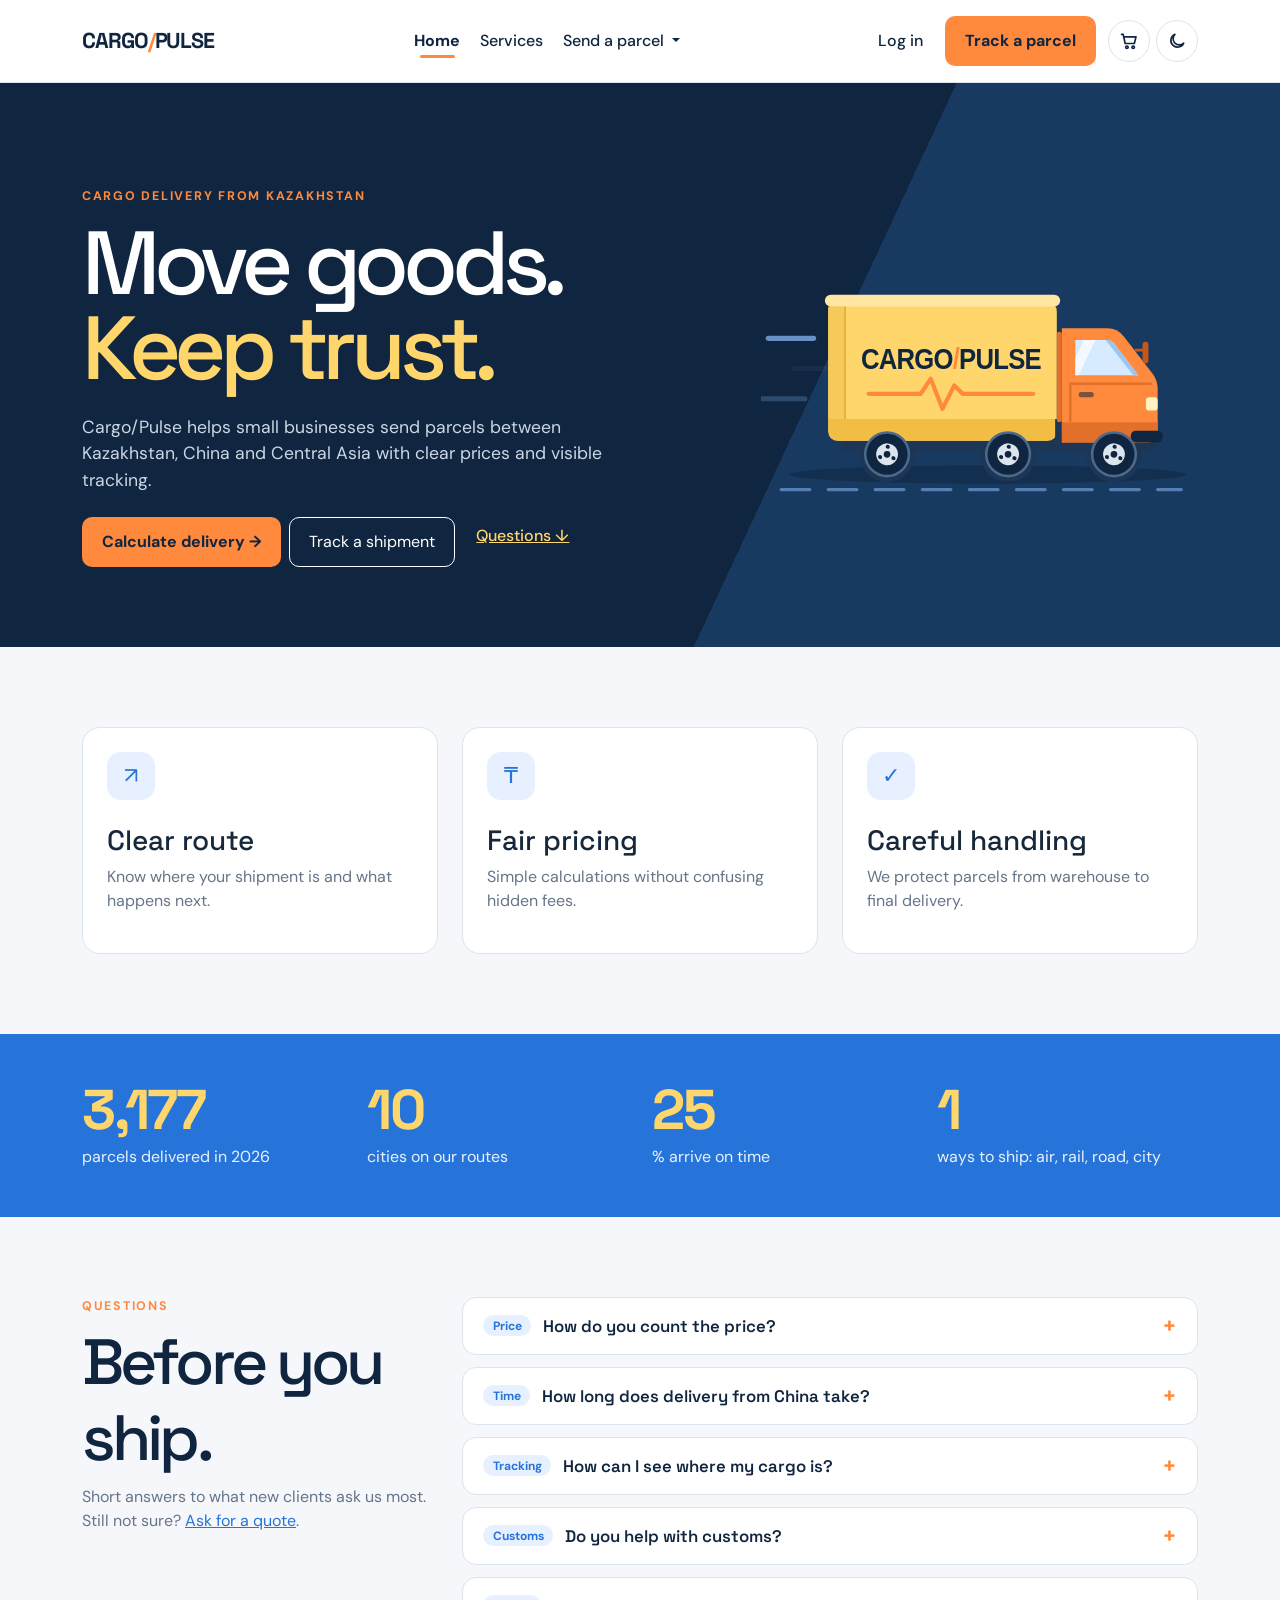
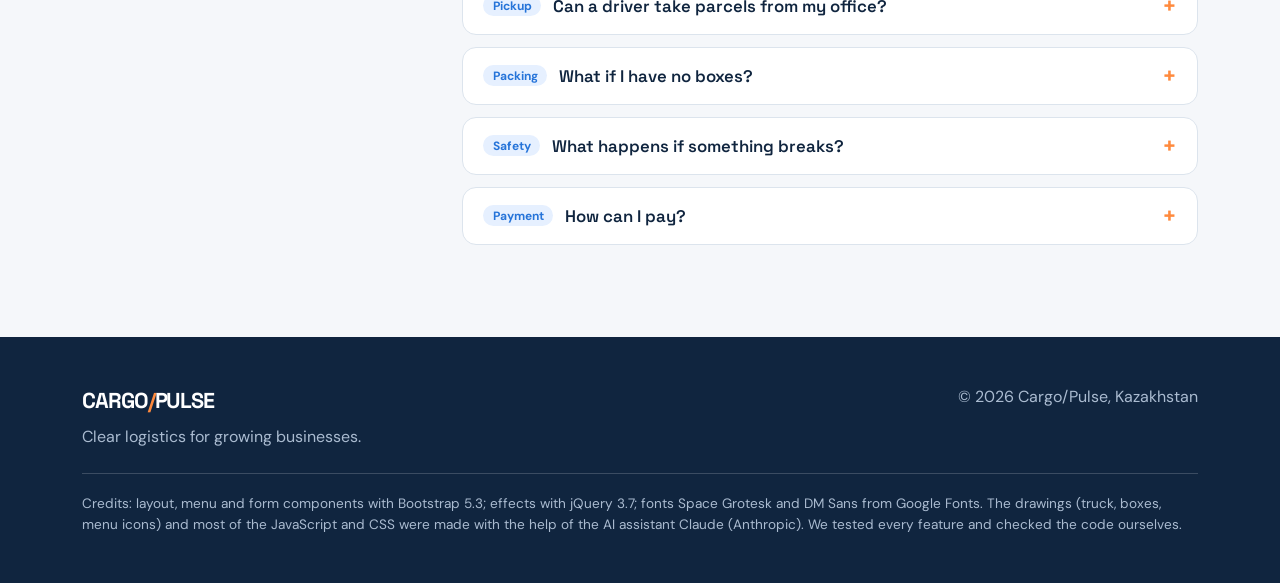
<file: index.html>
<!doctype html>
<html lang="en">
<head>
    <meta charset="utf-8">
    <meta name="viewport" content="width=device-width, initial-scale=1">

    <meta
        name="description"
        content="Cargo/Pulse cargo delivery service for Kazakhstan and Central Asia"
    >

    <title>Home — Cargo/Pulse</title>

    <link
        href="https://cdn.jsdelivr.net/npm/bootstrap@5.3.3/dist/css/bootstrap.min.css"
        rel="stylesheet"
    >

    <link rel="icon" href="images/favicon.svg" type="image/svg+xml">

    <link rel="stylesheet" href="css/style.css">
    <link rel="stylesheet" href="css/home.css">

    <script src="js/theme.js"></script>
</head>

<body>

    <nav class="navbar navbar-expand-lg sticky-top site-nav" aria-label="Main menu">
        <div class="container py-2">

            <a class="navbar-brand brand" href="index.html">
                CARGO<span>/</span>PULSE
            </a>

            <div class="nav-tools order-lg-last">
                <a class="tool-btn" href="shop.html#cartTitle">
                    <svg viewBox="0 0 24 24" fill="none" stroke="currentColor" stroke-width="2" stroke-linecap="round" stroke-linejoin="round" aria-hidden="true">
                        <path d="M3 4h2l2.4 11h11l2-8H6.2"/>
                        <circle cx="9.5" cy="19.5" r="1.5"/>
                        <circle cx="17" cy="19.5" r="1.5"/>
                    </svg>
                    <span class="visually-hidden">Cart, items:</span>
                    <span class="cart-count" id="navCartCount">0</span>
                </a>

                <button class="tool-btn theme-toggle" id="themeToggle" type="button" aria-label="Dark mode" aria-pressed="false">
                    <svg class="icon-moon" viewBox="0 0 24 24" fill="none" stroke="currentColor" stroke-width="2" stroke-linecap="round" stroke-linejoin="round" aria-hidden="true">
                        <path d="M20 14.5A8 8 0 1 1 9.5 4a6.5 6.5 0 0 0 10.5 10.5z"/>
                    </svg>
                    <svg class="icon-sun" viewBox="0 0 24 24" fill="none" stroke="currentColor" stroke-width="2" stroke-linecap="round" aria-hidden="true">
                        <circle cx="12" cy="12" r="4"/>
                        <path d="M12 2v2M12 20v2M2 12h2M20 12h2M4.9 4.9l1.4 1.4M17.7 17.7l1.4 1.4M4.9 19.1l1.4-1.4M17.7 6.3l1.4-1.4"/>
                    </svg>
                </button>

                <button class="navbar-toggler" type="button" data-bs-toggle="collapse" data-bs-target="#mainNav" aria-controls="mainNav" aria-expanded="false" aria-label="Open the menu">
                    <span class="navbar-toggler-icon"></span>
                </button>
            </div>

            <div class="collapse navbar-collapse" id="mainNav">
                <ul class="navbar-nav mx-lg-auto">
                    <li class="nav-item">
                        <a class="nav-link active" href="index.html" aria-current="page">Home</a>
                    </li>
                    <li class="nav-item">
                        <a class="nav-link" href="services.html">Services</a>
                    </li>
                    <li class="nav-item dropdown">
                        <button class="nav-link dropdown-toggle" type="button" data-bs-toggle="dropdown" aria-expanded="false">
                            Send a parcel
                        </button>
                        <ul class="dropdown-menu">
                            <li>
                                <a class="dropdown-item" href="quote.html">
                                    Get a price
                                    <small>See the cost before you send</small>
                                </a>
                            </li>
                            <li>
                                <a class="dropdown-item" href="pickup.html">
                                    Book a pickup
                                    <small>A courier comes to your door</small>
                                </a>
                            </li>
                            <li>
                                <a class="dropdown-item" href="shop.html">
                                    Packing shop
                                    <small>Boxes, tape and bubble wrap</small>
                                </a>
                            </li>
                        </ul>
                    </li>
                </ul>

                <div class="nav-actions">
                    <a class="nav-link" id="accountLink" href="account.html">Log in</a>
                    <a class="btn btn-orange nav-cta" href="tracking.html">Track a parcel</a>
                </div>
            </div>

        </div>
    </nav>

    <main>

        <section class="hero">
            <div class="container">
                <div class="row align-items-center g-5">

                    <div class="col-lg-7">
                        <div class="eyebrow mb-3">
                            Cargo delivery from Kazakhstan
                        </div>

                        <h1>
                            Move goods.<br>
                            <span>Keep trust.</span>
                        </h1>

                        <p class="mt-4">
                            Cargo/Pulse helps small businesses send parcels
                            between Kazakhstan, China and Central Asia with
                            clear prices and visible tracking.
                        </p>

                        <div class="d-flex flex-wrap gap-2 mt-4">
                            <a class="btn btn-orange" href="quote.html">
                                Calculate delivery →
                            </a>

                            <a
                                class="btn btn-outline-light"
                                href="tracking.html"
                            >
                                Track a shipment
                            </a>

                            <a class="btn hero-link js-scroll" href="#faq">
                                Questions ↓
                            </a>
                        </div>
                    </div>

                    <div class="col-lg-5">
                        <div class="truck-art">
                            <img
                                src="images/truck.svg"
                                alt="Cargo/Pulse delivery truck with a yellow box and an orange cab"
                                width="520"
                                height="300"
                            >
                        </div>
                    </div>

                </div>
            </div>
        </section>

        <section class="section">
            <div class="container">
                <div class="row g-4">

                    <div class="col-md-4">
                        <div class="cardx">
                            <div class="icon" aria-hidden="true">
                                ↗
                            </div>

                            <h2 class="h3 mt-4">
                                Clear route
                            </h2>

                            <p class="muted">
                                Know where your shipment is and what happens
                                next.
                            </p>
                        </div>
                    </div>

                    <div class="col-md-4">
                        <div class="cardx">
                            <div class="icon" aria-hidden="true">
                                ₸
                            </div>

                            <h2 class="h3 mt-4">
                                Fair pricing
                            </h2>

                            <p class="muted">
                                Simple calculations without confusing hidden
                                fees.
                            </p>
                        </div>
                    </div>

                    <div class="col-md-4">
                        <div class="cardx">
                            <div class="icon" aria-hidden="true">
                                ✓
                            </div>

                            <h2 class="h3 mt-4">
                                Careful handling
                            </h2>

                            <p class="muted">
                                We protect parcels from warehouse to final
                                delivery.
                            </p>
                        </div>
                    </div>

                </div>
            </div>
        </section>

        <section class="stats" aria-labelledby="statsTitle">
            <div class="container">
                <h2 class="visually-hidden" id="statsTitle">
                    Cargo/Pulse in numbers
                </h2>

                <div class="stats-grid">
                    <div class="stat">
                        <span class="stat-number" data-target="12480">0</span>
                        <span class="stat-label">parcels delivered in 2026</span>
                    </div>

                    <div class="stat">
                        <span class="stat-number" data-target="38">0</span>
                        <span class="stat-label">cities on our routes</span>
                    </div>

                    <div class="stat">
                        <span class="stat-number" data-target="97">0</span>
                        <span class="stat-label">% arrive on time</span>
                    </div>

                    <div class="stat">
                        <span class="stat-number" data-target="4">0</span>
                        <span class="stat-label">ways to ship: air, rail, road, city</span>
                    </div>
                </div>
            </div>
        </section>

        <section class="section" id="faq">
            <div class="container">
                <div class="row g-4">

                    <div class="col-lg-4">
                        <div class="eyebrow mb-2">
                            Questions
                        </div>

                        <h2 class="section-title">
                            Before you ship.
                        </h2>

                        <p class="muted">
                            Short answers to what new clients ask us most.
                            Still not sure? <a href="quote.html">Ask for a quote</a>.
                        </p>
                    </div>

                    <div class="col-lg-8">
                        <div class="faq" id="faqList"></div>
                    </div>

                </div>
            </div>
        </section>

    </main>

    <footer class="footer">
        <div class="container">
            <div class="d-flex flex-column flex-md-row justify-content-between gap-3">
                <div>
                    <div class="brand footer-brand">
                        CARGO<span>/</span>PULSE
                    </div>

                    <div class="muted mt-2">
                        Clear logistics for growing businesses.
                    </div>
                </div>

                <div class="muted">
                    © 2026 Cargo/Pulse, Kazakhstan
                </div>
            </div>

            <p class="credits muted mb-0">
                Credits: layout, menu and form components with Bootstrap 5.3; effects
                with jQuery 3.7; fonts Space Grotesk and DM Sans from Google Fonts.
                The drawings (truck, boxes, menu icons) and most of the JavaScript
                and CSS were made with the help of the AI assistant Claude (Anthropic).
                We tested every feature and checked the code ourselves.
            </p>
        </div>
    </footer>

    <button class="to-top" id="toTop" type="button" aria-label="Back to top">↑</button>

    <script src="https://cdn.jsdelivr.net/npm/bootstrap@5.3.3/dist/js/bootstrap.bundle.min.js"></script>
    <script src="https://code.jquery.com/jquery-3.7.1.min.js"></script>
    <script src="js/main.js"></script>
    <script src="js/account-nav.js"></script>
    <script src="js/home.js"></script>

</body>
</html>
</file>
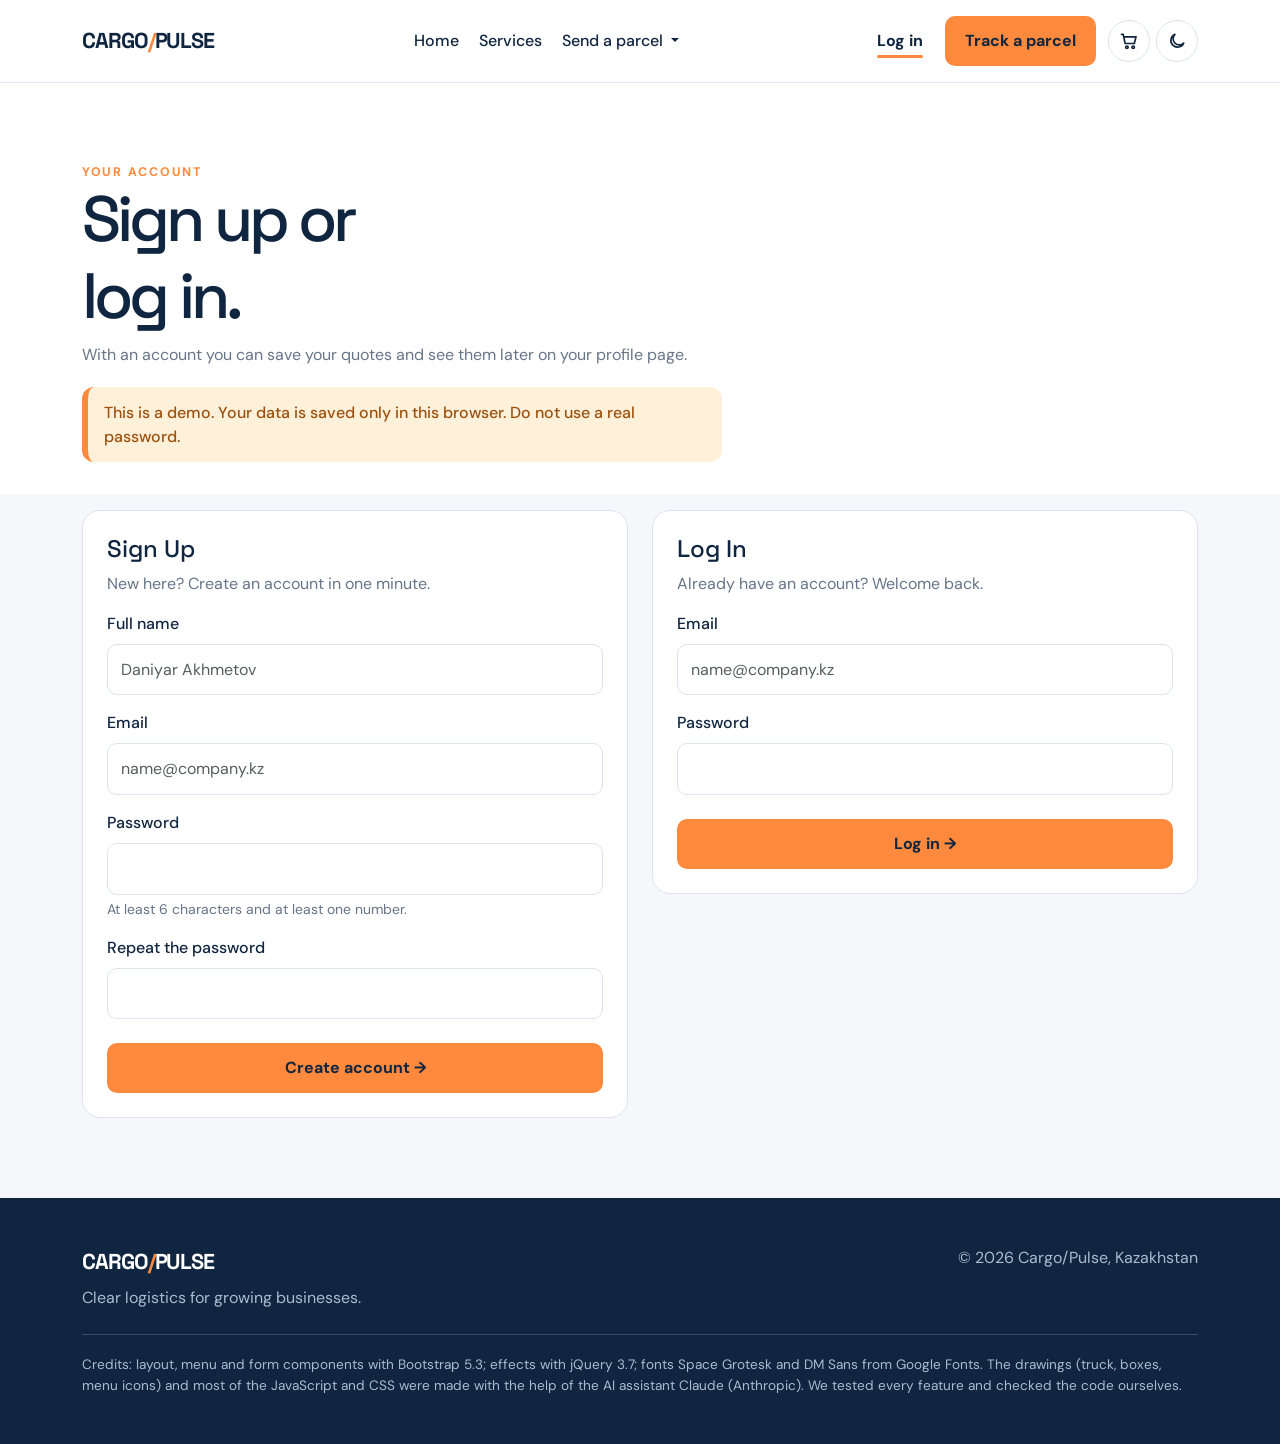
<file: account.html>
<!doctype html>
<html lang="en">
<head>
    <meta charset="utf-8">
    <meta name="viewport" content="width=device-width, initial-scale=1">

    <meta
        name="description"
        content="Create a Cargo/Pulse account or log in"
    >

    <title>Sign up or log in — Cargo/Pulse</title>

    <link
        href="https://cdn.jsdelivr.net/npm/bootstrap@5.3.3/dist/css/bootstrap.min.css"
        rel="stylesheet"
    >

    <link rel="icon" href="images/favicon.svg" type="image/svg+xml">

    <link rel="stylesheet" href="css/style.css">
    <link rel="stylesheet" href="css/account.css">

    <script src="js/theme.js"></script>
</head>

<body>

    <nav class="navbar navbar-expand-lg sticky-top site-nav" aria-label="Main menu">
        <div class="container py-2">

            <a class="navbar-brand brand" href="index.html">
                CARGO<span>/</span>PULSE
            </a>

            <div class="nav-tools order-lg-last">
                <a class="tool-btn" href="shop.html#cartTitle">
                    <svg viewBox="0 0 24 24" fill="none" stroke="currentColor" stroke-width="2" stroke-linecap="round" stroke-linejoin="round" aria-hidden="true">
                        <path d="M3 4h2l2.4 11h11l2-8H6.2"/>
                        <circle cx="9.5" cy="19.5" r="1.5"/>
                        <circle cx="17" cy="19.5" r="1.5"/>
                    </svg>
                    <span class="visually-hidden">Cart, items:</span>
                    <span class="cart-count" id="navCartCount">0</span>
                </a>

                <button class="tool-btn theme-toggle" id="themeToggle" type="button" aria-label="Dark mode" aria-pressed="false">
                    <svg class="icon-moon" viewBox="0 0 24 24" fill="none" stroke="currentColor" stroke-width="2" stroke-linecap="round" stroke-linejoin="round" aria-hidden="true">
                        <path d="M20 14.5A8 8 0 1 1 9.5 4a6.5 6.5 0 0 0 10.5 10.5z"/>
                    </svg>
                    <svg class="icon-sun" viewBox="0 0 24 24" fill="none" stroke="currentColor" stroke-width="2" stroke-linecap="round" aria-hidden="true">
                        <circle cx="12" cy="12" r="4"/>
                        <path d="M12 2v2M12 20v2M2 12h2M20 12h2M4.9 4.9l1.4 1.4M17.7 17.7l1.4 1.4M4.9 19.1l1.4-1.4M17.7 6.3l1.4-1.4"/>
                    </svg>
                </button>

                <button class="navbar-toggler" type="button" data-bs-toggle="collapse" data-bs-target="#mainNav" aria-controls="mainNav" aria-expanded="false" aria-label="Open the menu">
                    <span class="navbar-toggler-icon"></span>
                </button>
            </div>

            <div class="collapse navbar-collapse" id="mainNav">
                <ul class="navbar-nav mx-lg-auto">
                    <li class="nav-item">
                        <a class="nav-link" href="index.html">Home</a>
                    </li>
                    <li class="nav-item">
                        <a class="nav-link" href="services.html">Services</a>
                    </li>
                    <li class="nav-item dropdown">
                        <button class="nav-link dropdown-toggle" type="button" data-bs-toggle="dropdown" aria-expanded="false">
                            Send a parcel
                        </button>
                        <ul class="dropdown-menu">
                            <li>
                                <a class="dropdown-item" href="quote.html">
                                    Get a price
                                    <small>See the cost before you send</small>
                                </a>
                            </li>
                            <li>
                                <a class="dropdown-item" href="pickup.html">
                                    Book a pickup
                                    <small>A courier comes to your door</small>
                                </a>
                            </li>
                            <li>
                                <a class="dropdown-item" href="shop.html">
                                    Packing shop
                                    <small>Boxes, tape and bubble wrap</small>
                                </a>
                            </li>
                        </ul>
                    </li>
                </ul>

                <div class="nav-actions">
                    <a class="nav-link active" id="accountLink" href="account.html" aria-current="page">Log in</a>
                    <a class="btn btn-orange nav-cta" href="tracking.html">Track a parcel</a>
                </div>
            </div>

        </div>
    </nav>

    <main>

        <section class="page-head">
            <div class="container">
                <div class="eyebrow">
                    Your account
                </div>

                <h1 class="section-title">
                    Sign up or<br>
                    log in.
                </h1>

                <p class="muted">
                    With an account you can save your quotes and see them
                    later on your profile page.
                </p>

                <p class="demo-note">
                    This is a demo. Your data is saved only in this browser.
                    Do not use a real password.
                </p>

                <p class="logged-box" id="loggedInBox">
                    You are logged in as <strong id="loggedInName"></strong> ·
                    <a href="profile.html">Open your profile</a>
                </p>
            </div>
        </section>

        <section class="section pt-3">
            <div class="container">
                <div class="row g-4">

                    <div class="col-lg-6">
                        <form class="cardx account-form" id="signupForm" novalidate>
                            <h2 class="h4">
                                Sign Up
                            </h2>

                            <p class="muted">
                                New here? Create an account in one minute.
                            </p>

                            <div class="mb-3">
                                <label class="form-label" for="signupName">
                                    Full name
                                </label>

                                <input
                                    class="form-control"
                                    type="text"
                                    id="signupName"
                                    name="signupName"
                                    autocomplete="name"
                                    placeholder="Daniyar Akhmetov"
                                >

                                <div class="invalid-feedback"></div>
                            </div>

                            <div class="mb-3">
                                <label class="form-label" for="signupEmail">
                                    Email
                                </label>

                                <input
                                    class="form-control"
                                    type="email"
                                    id="signupEmail"
                                    name="signupEmail"
                                    autocomplete="email"
                                    placeholder="name@company.kz"
                                >

                                <div class="invalid-feedback"></div>
                            </div>

                            <div class="mb-3">
                                <label class="form-label" for="signupPassword">
                                    Password
                                </label>

                                <input
                                    class="form-control"
                                    type="password"
                                    id="signupPassword"
                                    name="signupPassword"
                                    autocomplete="new-password"
                                    aria-describedby="passwordHint"
                                >

                                <div class="invalid-feedback"></div>

                                <div class="form-text" id="passwordHint">
                                    At least 6 characters and at least one number.
                                </div>
                            </div>

                            <div class="mb-4">
                                <label class="form-label" for="signupRepeat">
                                    Repeat the password
                                </label>

                                <input
                                    class="form-control"
                                    type="password"
                                    id="signupRepeat"
                                    name="signupRepeat"
                                    autocomplete="new-password"
                                >

                                <div class="invalid-feedback"></div>
                            </div>

                            <button class="btn btn-orange" type="submit">
                                Create account →
                            </button>
                        </form>

                        <div class="success-box mt-4" id="signupSuccess" role="status" tabindex="-1"></div>
                    </div>

                    <div class="col-lg-6">
                        <form class="cardx account-form" id="loginForm" novalidate>
                            <h2 class="h4">
                                Log In
                            </h2>

                            <p class="muted">
                                Already have an account? Welcome back.
                            </p>

                            <div class="mb-3">
                                <label class="form-label" for="loginEmail">
                                    Email
                                </label>

                                <input
                                    class="form-control"
                                    type="email"
                                    id="loginEmail"
                                    name="loginEmail"
                                    autocomplete="email"
                                    placeholder="name@company.kz"
                                >

                                <div class="invalid-feedback"></div>
                            </div>

                            <div class="mb-4">
                                <label class="form-label" for="loginPassword">
                                    Password
                                </label>

                                <input
                                    class="form-control"
                                    type="password"
                                    id="loginPassword"
                                    name="loginPassword"
                                    autocomplete="current-password"
                                >

                                <div class="invalid-feedback"></div>
                            </div>

                            <button class="btn btn-orange" type="submit">
                                Log in →
                            </button>
                        </form>
                    </div>

                </div>
            </div>
        </section>

    </main>

    <footer class="footer">
        <div class="container">
            <div class="d-flex flex-column flex-md-row justify-content-between gap-3">
                <div>
                    <div class="brand footer-brand">
                        CARGO<span>/</span>PULSE
                    </div>

                    <div class="muted mt-2">
                        Clear logistics for growing businesses.
                    </div>
                </div>

                <div class="muted">
                    © 2026 Cargo/Pulse, Kazakhstan
                </div>
            </div>

            <p class="credits muted mb-0">
                Credits: layout, menu and form components with Bootstrap 5.3; effects
                with jQuery 3.7; fonts Space Grotesk and DM Sans from Google Fonts.
                The drawings (truck, boxes, menu icons) and most of the JavaScript
                and CSS were made with the help of the AI assistant Claude (Anthropic).
                We tested every feature and checked the code ourselves.
            </p>
        </div>
    </footer>

    <button class="to-top" id="toTop" type="button" aria-label="Back to top">↑</button>

    <script src="https://cdn.jsdelivr.net/npm/bootstrap@5.3.3/dist/js/bootstrap.bundle.min.js"></script>
    <script src="https://code.jquery.com/jquery-3.7.1.min.js"></script>
    <script src="js/main.js"></script>
    <script src="js/account-nav.js"></script>
    <script src="js/account.js"></script>

</body>
</html>
</file>
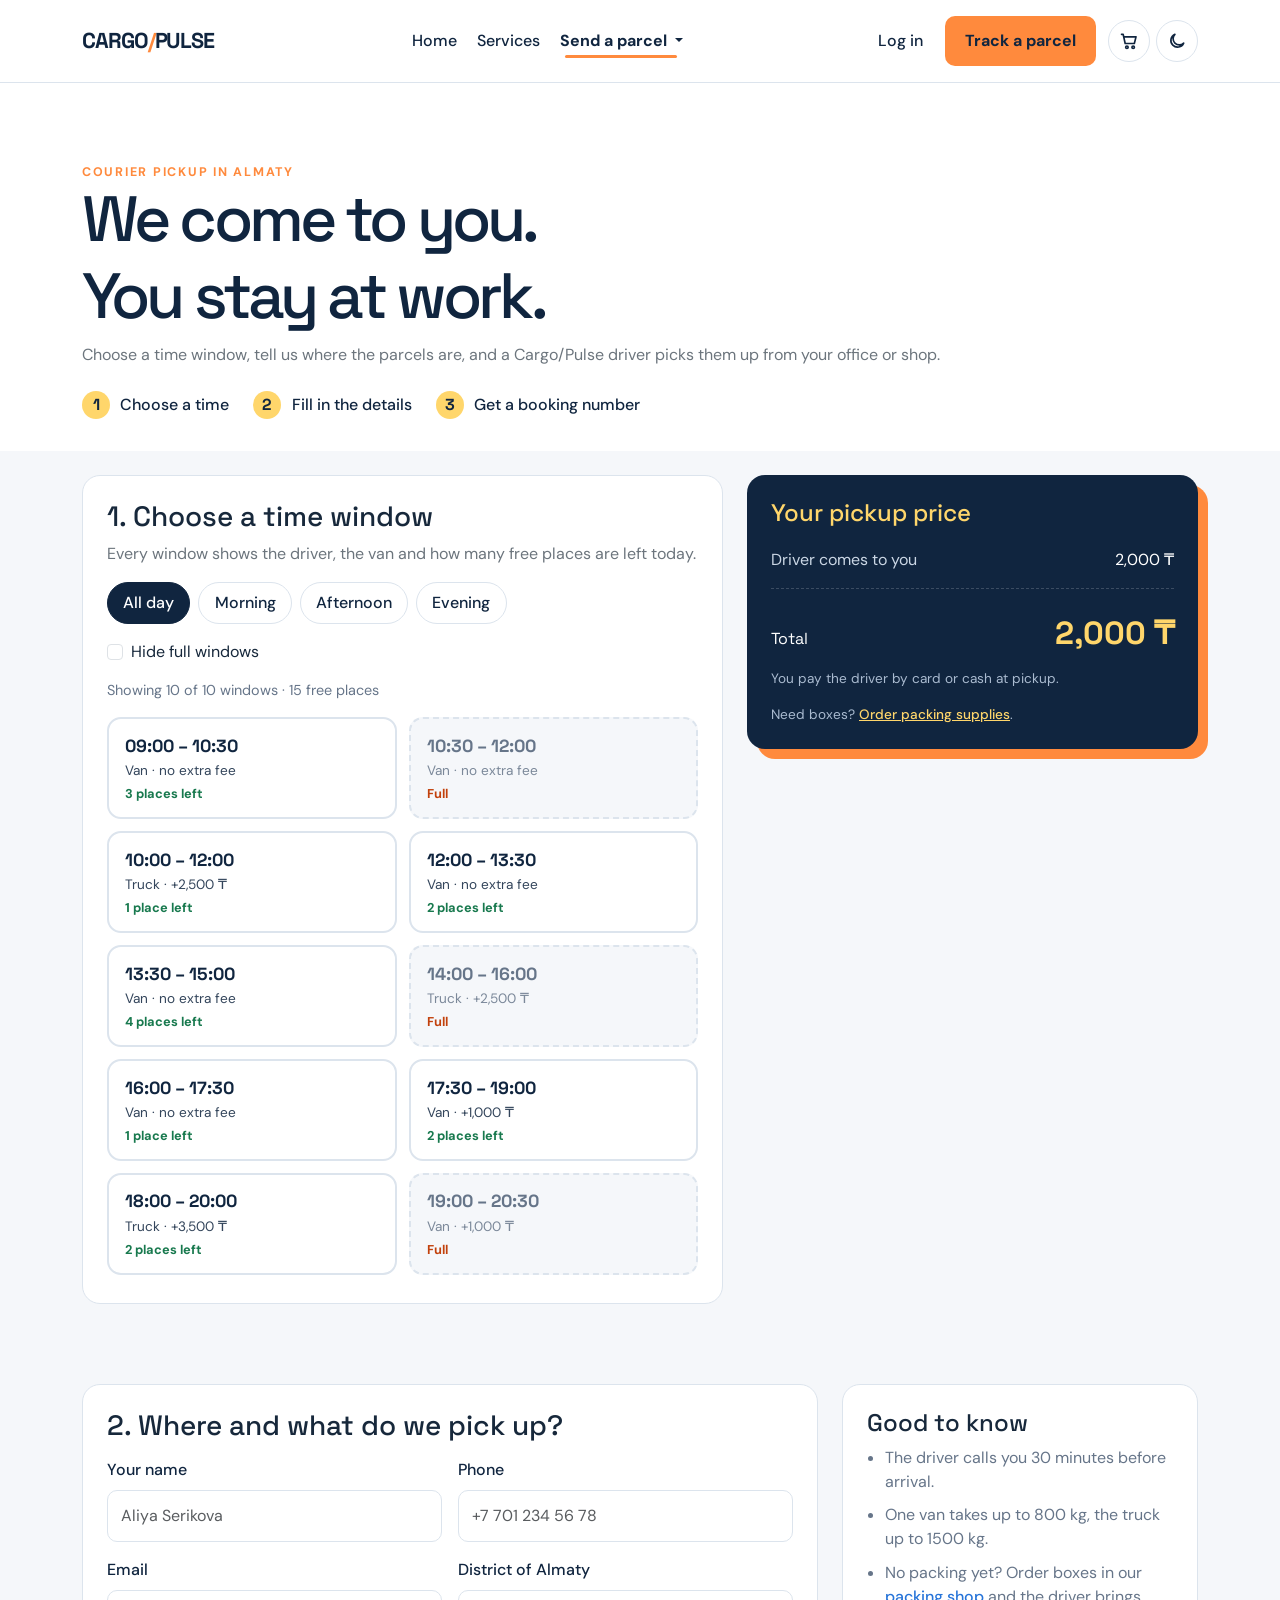
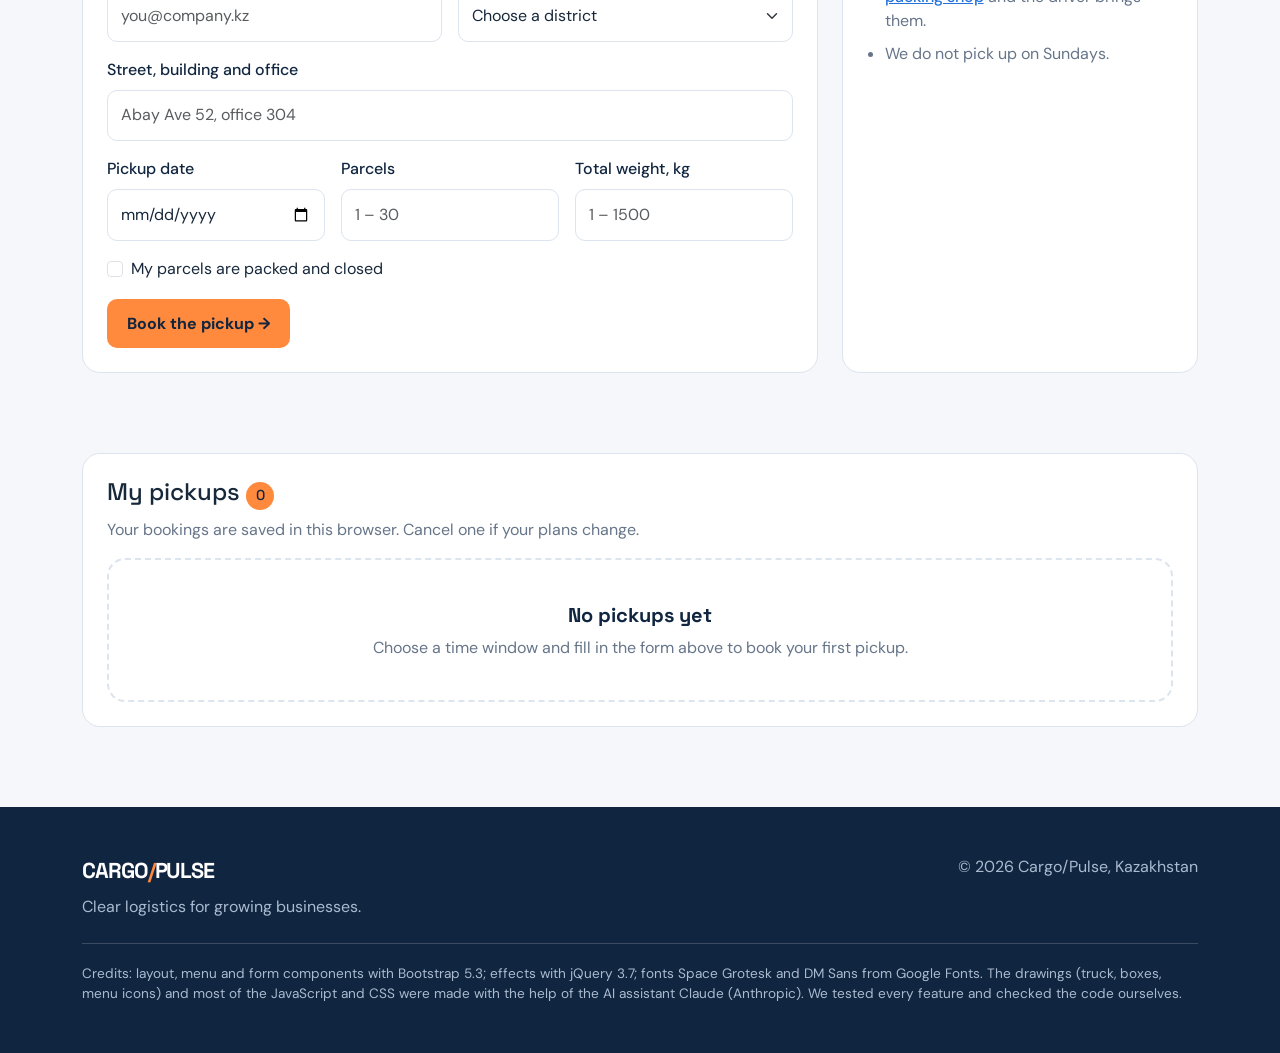
<file: pickup.html>
<!doctype html>
<html lang="en">
<head>
    <meta charset="utf-8">
    <meta name="viewport" content="width=device-width, initial-scale=1">

    <meta
        name="description"
        content="Book a Cargo/Pulse courier to pick up your parcels in Almaty"
    >

    <title>Pickup — Cargo/Pulse</title>

    <link
        href="https://cdn.jsdelivr.net/npm/bootstrap@5.3.3/dist/css/bootstrap.min.css"
        rel="stylesheet"
    >

    <link rel="icon" href="images/favicon.svg" type="image/svg+xml">

    <link rel="stylesheet" href="css/style.css">
    <link rel="stylesheet" href="css/pickup.css">

    <script src="js/theme.js"></script>
</head>

<body>

    <nav class="navbar navbar-expand-lg sticky-top site-nav" aria-label="Main menu">
        <div class="container py-2">

            <a class="navbar-brand brand" href="index.html">
                CARGO<span>/</span>PULSE
            </a>

            <div class="nav-tools order-lg-last">
                <a class="tool-btn" href="shop.html#cartTitle">
                    <svg viewBox="0 0 24 24" fill="none" stroke="currentColor" stroke-width="2" stroke-linecap="round" stroke-linejoin="round" aria-hidden="true">
                        <path d="M3 4h2l2.4 11h11l2-8H6.2"/>
                        <circle cx="9.5" cy="19.5" r="1.5"/>
                        <circle cx="17" cy="19.5" r="1.5"/>
                    </svg>
                    <span class="visually-hidden">Cart, items:</span>
                    <span class="cart-count" id="navCartCount">0</span>
                </a>

                <button class="tool-btn theme-toggle" id="themeToggle" type="button" aria-label="Dark mode" aria-pressed="false">
                    <svg class="icon-moon" viewBox="0 0 24 24" fill="none" stroke="currentColor" stroke-width="2" stroke-linecap="round" stroke-linejoin="round" aria-hidden="true">
                        <path d="M20 14.5A8 8 0 1 1 9.5 4a6.5 6.5 0 0 0 10.5 10.5z"/>
                    </svg>
                    <svg class="icon-sun" viewBox="0 0 24 24" fill="none" stroke="currentColor" stroke-width="2" stroke-linecap="round" aria-hidden="true">
                        <circle cx="12" cy="12" r="4"/>
                        <path d="M12 2v2M12 20v2M2 12h2M20 12h2M4.9 4.9l1.4 1.4M17.7 17.7l1.4 1.4M4.9 19.1l1.4-1.4M17.7 6.3l1.4-1.4"/>
                    </svg>
                </button>

                <button class="navbar-toggler" type="button" data-bs-toggle="collapse" data-bs-target="#mainNav" aria-controls="mainNav" aria-expanded="false" aria-label="Open the menu">
                    <span class="navbar-toggler-icon"></span>
                </button>
            </div>

            <div class="collapse navbar-collapse" id="mainNav">
                <ul class="navbar-nav mx-lg-auto">
                    <li class="nav-item">
                        <a class="nav-link" href="index.html">Home</a>
                    </li>
                    <li class="nav-item">
                        <a class="nav-link" href="services.html">Services</a>
                    </li>
                    <li class="nav-item dropdown">
                        <button class="nav-link dropdown-toggle active" type="button" data-bs-toggle="dropdown" aria-expanded="false">
                            Send a parcel
                        </button>
                        <ul class="dropdown-menu">
                            <li>
                                <a class="dropdown-item" href="quote.html">
                                    Get a price
                                    <small>See the cost before you send</small>
                                </a>
                            </li>
                            <li>
                                <a class="dropdown-item active" href="pickup.html" aria-current="page">
                                    Book a pickup
                                    <small>A courier comes to your door</small>
                                </a>
                            </li>
                            <li>
                                <a class="dropdown-item" href="shop.html">
                                    Packing shop
                                    <small>Boxes, tape and bubble wrap</small>
                                </a>
                            </li>
                        </ul>
                    </li>
                </ul>

                <div class="nav-actions">
                    <a class="nav-link" id="accountLink" href="account.html">Log in</a>
                    <a class="btn btn-orange nav-cta" href="tracking.html">Track a parcel</a>
                </div>
            </div>

        </div>
    </nav>

    <main>

        <section class="page-head">
            <div class="container">
                <div class="eyebrow">
                    Courier pickup in Almaty
                </div>

                <h1 class="section-title">
                    We come to you.<br>
                    You stay at work.
                </h1>

                <p class="text-secondary mb-4">
                    Choose a time window, tell us where the parcels are, and a
                    Cargo/Pulse driver picks them up from your office or shop.
                </p>

                <ol class="pickup-steps">
                    <li><span>1</span> Choose a time</li>
                    <li><span>2</span> Fill in the details</li>
                    <li><span>3</span> Get a booking number</li>
                </ol>
            </div>
        </section>

        <section class="section pt-4">
            <div class="container">
                <div class="row g-4">

                    <div class="col-lg-7">
                        <div class="cardx no-lift">
                            <h2 class="h3">
                                1. Choose a time window
                            </h2>

                            <p class="text-secondary">
                                Every window shows the driver, the van and how
                                many free places are left today.
                            </p>

                            <div
                                class="d-flex flex-wrap gap-2 mb-3"
                                id="periodFilter"
                                role="group"
                                aria-label="Show time windows for"
                            >
                                <button class="btn-soft selected" type="button" data-period="all">
                                    All day
                                </button>

                                <button class="btn-soft" type="button" data-period="morning">
                                    Morning
                                </button>

                                <button class="btn-soft" type="button" data-period="afternoon">
                                    Afternoon
                                </button>

                                <button class="btn-soft" type="button" data-period="evening">
                                    Evening
                                </button>
                            </div>

                            <div class="form-check mb-3">
                                <input
                                    class="form-check-input"
                                    type="checkbox"
                                    id="onlyFree"
                                >

                                <label class="form-check-label" for="onlyFree">
                                    Hide full windows
                                </label>
                            </div>

                            <p class="slot-count" id="slotCount" aria-live="polite"></p>

                            <div class="slot-grid" id="slotList"></div>

                            <div class="invalid-feedback d-block" id="slotError"></div>

                            <div class="slot-details" id="slotDetails" aria-live="polite"></div>
                        </div>
                    </div>

                    <div class="col-lg-5">
                        <aside class="summary-card" aria-labelledby="summaryTitle">
                            <h2 class="h4" id="summaryTitle">
                                Your pickup price
                            </h2>

                            <dl class="summary-list" id="summaryList"></dl>

                            <div class="summary-total">
                                <span>Total</span>
                                <strong id="summaryTotal">0 ₸</strong>
                            </div>

                            <p class="summary-note">
                                You pay the driver by card or cash at pickup.
                            </p>

                            <p class="summary-note mb-0" id="suppliesNote"></p>
                        </aside>
                    </div>

                </div>
            </div>
        </section>

        <section class="section pt-0" id="pickupFormSection">
            <div class="container">
                <div class="row g-4">

                    <div class="col-lg-8">
                        <form class="cardx" id="pickupForm" novalidate>

                            <h2 class="h3 mb-3">
                                2. Where and what do we pick up?
                            </h2>

                            <div class="row g-3">

                                <div class="col-md-6">
                                    <label class="form-label" for="pickupName">
                                        Your name
                                    </label>

                                    <input
                                        class="form-control"
                                        type="text"
                                        id="pickupName"
                                        autocomplete="name"
                                        placeholder="Aliya Serikova"
                                    >

                                    <div class="invalid-feedback"></div>
                                </div>

                                <div class="col-md-6">
                                    <label class="form-label" for="pickupPhone">
                                        Phone
                                    </label>

                                    <input
                                        class="form-control"
                                        type="tel"
                                        id="pickupPhone"
                                        autocomplete="tel"
                                        placeholder="+7 701 234 56 78"
                                    >

                                    <div class="invalid-feedback"></div>
                                </div>

                                <div class="col-md-6">
                                    <label class="form-label" for="pickupEmail">
                                        Email
                                    </label>

                                    <input
                                        class="form-control"
                                        type="email"
                                        id="pickupEmail"
                                        autocomplete="email"
                                        placeholder="you@company.kz"
                                    >

                                    <div class="invalid-feedback"></div>
                                </div>

                                <div class="col-md-6">
                                    <label class="form-label" for="pickupDistrict">
                                        District of Almaty
                                    </label>

                                    <select class="form-select" id="pickupDistrict">
                                        <option value="">Choose a district</option>
                                        <option>Almaly</option>
                                        <option>Auezov</option>
                                        <option>Bostandyk</option>
                                        <option>Zhetysu</option>
                                        <option>Medeu</option>
                                        <option>Nauryzbay</option>
                                        <option>Turksib</option>
                                        <option>Alatau</option>
                                    </select>

                                    <div class="invalid-feedback"></div>
                                </div>

                                <div class="col-12">
                                    <label class="form-label" for="pickupAddress">
                                        Street, building and office
                                    </label>

                                    <input
                                        class="form-control"
                                        type="text"
                                        id="pickupAddress"
                                        autocomplete="address-line1"
                                        placeholder="Abay Ave 52, office 304"
                                    >

                                    <div class="invalid-feedback"></div>
                                </div>

                                <div class="col-md-4">
                                    <label class="form-label" for="pickupDate">
                                        Pickup date
                                    </label>

                                    <input
                                        class="form-control"
                                        type="date"
                                        id="pickupDate"
                                    >

                                    <div class="invalid-feedback"></div>
                                </div>

                                <div class="col-6 col-md-4">
                                    <label class="form-label" for="pickupParcels">
                                        Parcels
                                    </label>

                                    <input
                                        class="form-control"
                                        type="number"
                                        id="pickupParcels"
                                        min="1"
                                        max="30"
                                        placeholder="1 – 30"
                                    >

                                    <div class="invalid-feedback"></div>
                                </div>

                                <div class="col-6 col-md-4">
                                    <label class="form-label" for="pickupWeight">
                                        Total weight, kg
                                    </label>

                                    <input
                                        class="form-control"
                                        type="number"
                                        id="pickupWeight"
                                        min="1"
                                        max="1500"
                                        placeholder="1 – 1500"
                                    >

                                    <div class="invalid-feedback"></div>
                                </div>

                                <div class="col-12">
                                    <div class="form-check">
                                        <input
                                            class="form-check-input"
                                            type="checkbox"
                                            id="pickupPacked"
                                        >

                                        <label class="form-check-label" for="pickupPacked">
                                            My parcels are packed and closed
                                        </label>

                                        <div class="invalid-feedback"></div>
                                    </div>
                                </div>

                                <div class="col-12">
                                    <button class="btn btn-orange" type="submit">
                                        Book the pickup →
                                    </button>
                                </div>

                            </div>
                        </form>

                        <div class="success-box mt-4" id="pickupSuccess" role="status" tabindex="-1"></div>
                    </div>

                    <div class="col-lg-4">
                        <aside class="cardx no-lift">
                            <h2 class="h4">
                                Good to know
                            </h2>

                            <ul class="pickup-tips">
                                <li>The driver calls you 30 minutes before arrival.</li>
                                <li>One van takes up to 800 kg, the truck up to 1500 kg.</li>
                                <li>No packing yet? Order boxes in our
                                    <a href="shop.html">packing shop</a> and the
                                    driver brings them.</li>
                                <li>We do not pick up on Sundays.</li>
                            </ul>
                        </aside>
                    </div>

                </div>
            </div>
        </section>

        <section class="section pt-0" id="myPickups" aria-labelledby="bookingsTitle">
            <div class="container">
                <div class="cardx no-lift">
                    <div class="bookings-head">
                        <h2 class="h4 mb-0" id="bookingsTitle">
                            My pickups <span class="count-pill" id="bookingCount">0</span>
                        </h2>

                        <button class="btn-soft" type="button" id="cancelAll">
                            Cancel all
                        </button>
                    </div>

                    <p class="muted mt-2 mb-3">
                        Your bookings are saved in this browser. Cancel one if your plans change.
                    </p>

                    <ul class="booking-list" id="bookingList"></ul>
                </div>
            </div>
        </section>

    </main>

    <footer class="footer">
        <div class="container">
            <div class="d-flex flex-column flex-md-row justify-content-between gap-3">
                <div>
                    <div class="brand footer-brand">
                        CARGO<span>/</span>PULSE
                    </div>

                    <div class="muted mt-2">
                        Clear logistics for growing businesses.
                    </div>
                </div>

                <div class="muted">
                    © 2026 Cargo/Pulse, Kazakhstan
                </div>
            </div>

            <p class="credits muted mb-0">
                Credits: layout, menu and form components with Bootstrap 5.3; effects
                with jQuery 3.7; fonts Space Grotesk and DM Sans from Google Fonts.
                The drawings (truck, boxes, menu icons) and most of the JavaScript
                and CSS were made with the help of the AI assistant Claude (Anthropic).
                We tested every feature and checked the code ourselves.
            </p>
        </div>
    </footer>

    <button class="to-top" id="toTop" type="button" aria-label="Back to top">↑</button>

    <script src="https://cdn.jsdelivr.net/npm/bootstrap@5.3.3/dist/js/bootstrap.bundle.min.js"></script>
    <script src="https://code.jquery.com/jquery-3.7.1.min.js"></script>
    <script src="js/main.js"></script>
    <script src="js/account-nav.js"></script>
    <script src="js/pickup.js"></script>

</body>
</html>
</file>
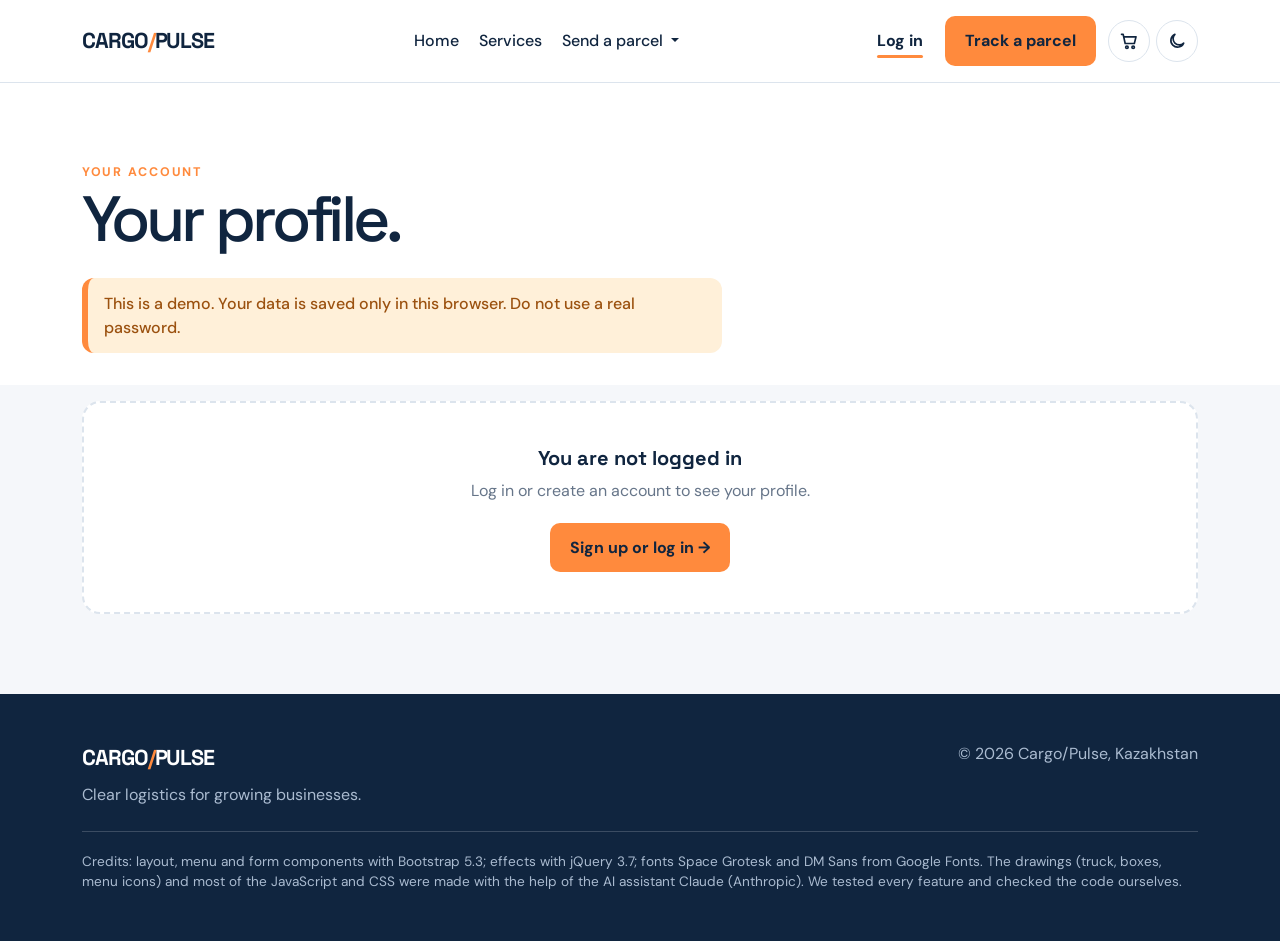
<file: profile.html>
<!doctype html>
<html lang="en">
<head>
    <meta charset="utf-8">
    <meta name="viewport" content="width=device-width, initial-scale=1">

    <meta
        name="description"
        content="Your Cargo/Pulse profile and saved quotes"
    >

    <title>Your profile — Cargo/Pulse</title>

    <link
        href="https://cdn.jsdelivr.net/npm/bootstrap@5.3.3/dist/css/bootstrap.min.css"
        rel="stylesheet"
    >

    <link rel="icon" href="images/favicon.svg" type="image/svg+xml">

    <link rel="stylesheet" href="css/style.css">
    <link rel="stylesheet" href="css/account.css">

    <script src="js/theme.js"></script>
</head>

<body>

    <nav class="navbar navbar-expand-lg sticky-top site-nav" aria-label="Main menu">
        <div class="container py-2">

            <a class="navbar-brand brand" href="index.html">
                CARGO<span>/</span>PULSE
            </a>

            <div class="nav-tools order-lg-last">
                <a class="tool-btn" href="shop.html#cartTitle">
                    <svg viewBox="0 0 24 24" fill="none" stroke="currentColor" stroke-width="2" stroke-linecap="round" stroke-linejoin="round" aria-hidden="true">
                        <path d="M3 4h2l2.4 11h11l2-8H6.2"/>
                        <circle cx="9.5" cy="19.5" r="1.5"/>
                        <circle cx="17" cy="19.5" r="1.5"/>
                    </svg>
                    <span class="visually-hidden">Cart, items:</span>
                    <span class="cart-count" id="navCartCount">0</span>
                </a>

                <button class="tool-btn theme-toggle" id="themeToggle" type="button" aria-label="Dark mode" aria-pressed="false">
                    <svg class="icon-moon" viewBox="0 0 24 24" fill="none" stroke="currentColor" stroke-width="2" stroke-linecap="round" stroke-linejoin="round" aria-hidden="true">
                        <path d="M20 14.5A8 8 0 1 1 9.5 4a6.5 6.5 0 0 0 10.5 10.5z"/>
                    </svg>
                    <svg class="icon-sun" viewBox="0 0 24 24" fill="none" stroke="currentColor" stroke-width="2" stroke-linecap="round" aria-hidden="true">
                        <circle cx="12" cy="12" r="4"/>
                        <path d="M12 2v2M12 20v2M2 12h2M20 12h2M4.9 4.9l1.4 1.4M17.7 17.7l1.4 1.4M4.9 19.1l1.4-1.4M17.7 6.3l1.4-1.4"/>
                    </svg>
                </button>

                <button class="navbar-toggler" type="button" data-bs-toggle="collapse" data-bs-target="#mainNav" aria-controls="mainNav" aria-expanded="false" aria-label="Open the menu">
                    <span class="navbar-toggler-icon"></span>
                </button>
            </div>

            <div class="collapse navbar-collapse" id="mainNav">
                <ul class="navbar-nav mx-lg-auto">
                    <li class="nav-item">
                        <a class="nav-link" href="index.html">Home</a>
                    </li>
                    <li class="nav-item">
                        <a class="nav-link" href="services.html">Services</a>
                    </li>
                    <li class="nav-item dropdown">
                        <button class="nav-link dropdown-toggle" type="button" data-bs-toggle="dropdown" aria-expanded="false">
                            Send a parcel
                        </button>
                        <ul class="dropdown-menu">
                            <li>
                                <a class="dropdown-item" href="quote.html">
                                    Get a price
                                    <small>See the cost before you send</small>
                                </a>
                            </li>
                            <li>
                                <a class="dropdown-item" href="pickup.html">
                                    Book a pickup
                                    <small>A courier comes to your door</small>
                                </a>
                            </li>
                            <li>
                                <a class="dropdown-item" href="shop.html">
                                    Packing shop
                                    <small>Boxes, tape and bubble wrap</small>
                                </a>
                            </li>
                        </ul>
                    </li>
                </ul>

                <div class="nav-actions">
                    <a class="nav-link active" id="accountLink" href="account.html" aria-current="page">Log in</a>
                    <a class="btn btn-orange nav-cta" href="tracking.html">Track a parcel</a>
                </div>
            </div>

        </div>
    </nav>

    <main>

        <section class="page-head">
            <div class="container">
                <div class="eyebrow">
                    Your account
                </div>

                <h1 class="section-title">
                    Your profile.
                </h1>

                <p class="demo-note">
                    This is a demo. Your data is saved only in this browser.
                    Do not use a real password.
                </p>
            </div>
        </section>

        <section class="section pt-3">
            <div class="container">

                <div class="empty-state profile-empty" id="profileEmpty">
                    <strong>You are not logged in</strong>
                    <p>Log in or create an account to see your profile.</p>
                    <a class="btn btn-orange" href="account.html">
                        Sign up or log in →
                    </a>
                </div>

                <div class="profile-area" id="profileArea">
                    <article class="cardx no-lift profile-card">
                        <h2 class="h3" id="profileName"></h2>

                        <dl class="profile-list">
                            <dt>Email</dt>
                            <dd id="profileEmail"></dd>

                            <dt>Member since</dt>
                            <dd id="profileJoined"></dd>
                        </dl>

                        <button class="btn btn-soft" type="button" id="logoutButton">
                            Log out
                        </button>
                    </article>
                </div>

            </div>
        </section>

    </main>

    <footer class="footer">
        <div class="container">
            <div class="d-flex flex-column flex-md-row justify-content-between gap-3">
                <div>
                    <div class="brand footer-brand">
                        CARGO<span>/</span>PULSE
                    </div>

                    <div class="muted mt-2">
                        Clear logistics for growing businesses.
                    </div>
                </div>

                <div class="muted">
                    © 2026 Cargo/Pulse, Kazakhstan
                </div>
            </div>

            <p class="credits muted mb-0">
                Credits: layout, menu and form components with Bootstrap 5.3; effects
                with jQuery 3.7; fonts Space Grotesk and DM Sans from Google Fonts.
                The drawings (truck, boxes, menu icons) and most of the JavaScript
                and CSS were made with the help of the AI assistant Claude (Anthropic).
                We tested every feature and checked the code ourselves.
            </p>
        </div>
    </footer>

    <button class="to-top" id="toTop" type="button" aria-label="Back to top">↑</button>

    <script src="https://cdn.jsdelivr.net/npm/bootstrap@5.3.3/dist/js/bootstrap.bundle.min.js"></script>
    <script src="https://code.jquery.com/jquery-3.7.1.min.js"></script>
    <script src="js/main.js"></script>
    <script src="js/account-nav.js"></script>
    <script src="js/profile.js"></script>

</body>
</html>
</file>
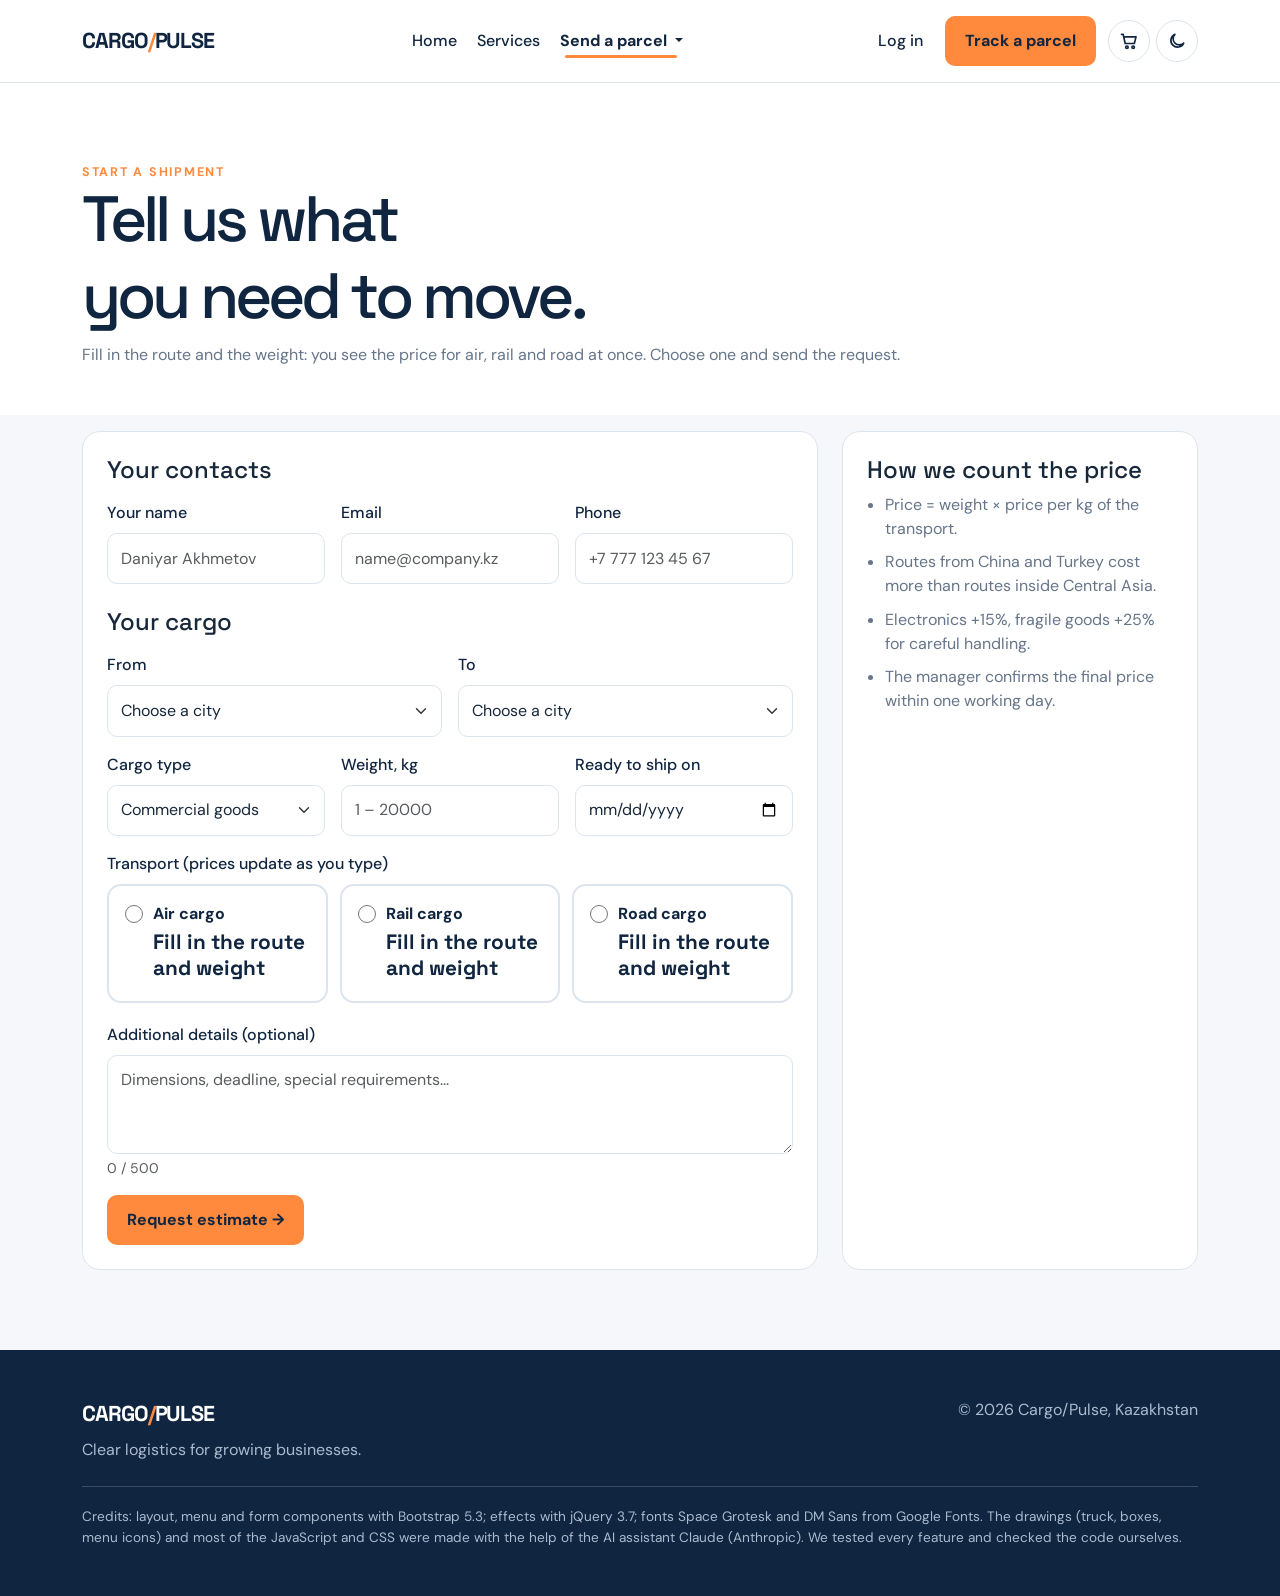
<file: quote.html>
<!doctype html>
<html lang="en">
<head>
    <meta charset="utf-8">
    <meta name="viewport" content="width=device-width, initial-scale=1">

    <meta
        name="description"
        content="Request a cargo delivery quote from Cargo/Pulse"
    >

    <title>Get a quote — Cargo/Pulse</title>

    <link
        href="https://cdn.jsdelivr.net/npm/bootstrap@5.3.3/dist/css/bootstrap.min.css"
        rel="stylesheet"
    >

    <link rel="icon" href="images/favicon.svg" type="image/svg+xml">

    <link rel="stylesheet" href="css/style.css">
    <link rel="stylesheet" href="css/quote.css">

    <script src="js/theme.js"></script>
</head>

<body>

    <nav class="navbar navbar-expand-lg sticky-top site-nav" aria-label="Main menu">
        <div class="container py-2">

            <a class="navbar-brand brand" href="index.html">
                CARGO<span>/</span>PULSE
            </a>

            <div class="nav-tools order-lg-last">
                <a class="tool-btn" href="shop.html#cartTitle">
                    <svg viewBox="0 0 24 24" fill="none" stroke="currentColor" stroke-width="2" stroke-linecap="round" stroke-linejoin="round" aria-hidden="true">
                        <path d="M3 4h2l2.4 11h11l2-8H6.2"/>
                        <circle cx="9.5" cy="19.5" r="1.5"/>
                        <circle cx="17" cy="19.5" r="1.5"/>
                    </svg>
                    <span class="visually-hidden">Cart, items:</span>
                    <span class="cart-count" id="navCartCount">0</span>
                </a>

                <button class="tool-btn theme-toggle" id="themeToggle" type="button" aria-label="Dark mode" aria-pressed="false">
                    <svg class="icon-moon" viewBox="0 0 24 24" fill="none" stroke="currentColor" stroke-width="2" stroke-linecap="round" stroke-linejoin="round" aria-hidden="true">
                        <path d="M20 14.5A8 8 0 1 1 9.5 4a6.5 6.5 0 0 0 10.5 10.5z"/>
                    </svg>
                    <svg class="icon-sun" viewBox="0 0 24 24" fill="none" stroke="currentColor" stroke-width="2" stroke-linecap="round" aria-hidden="true">
                        <circle cx="12" cy="12" r="4"/>
                        <path d="M12 2v2M12 20v2M2 12h2M20 12h2M4.9 4.9l1.4 1.4M17.7 17.7l1.4 1.4M4.9 19.1l1.4-1.4M17.7 6.3l1.4-1.4"/>
                    </svg>
                </button>

                <button class="navbar-toggler" type="button" data-bs-toggle="collapse" data-bs-target="#mainNav" aria-controls="mainNav" aria-expanded="false" aria-label="Open the menu">
                    <span class="navbar-toggler-icon"></span>
                </button>
            </div>

            <div class="collapse navbar-collapse" id="mainNav">
                <ul class="navbar-nav mx-lg-auto">
                    <li class="nav-item">
                        <a class="nav-link" href="index.html">Home</a>
                    </li>
                    <li class="nav-item">
                        <a class="nav-link" href="services.html">Services</a>
                    </li>
                    <li class="nav-item dropdown">
                        <button class="nav-link dropdown-toggle active" type="button" data-bs-toggle="dropdown" aria-expanded="false">
                            Send a parcel
                        </button>
                        <ul class="dropdown-menu">
                            <li>
                                <a class="dropdown-item active" href="quote.html" aria-current="page">
                                    Get a price
                                    <small>See the cost before you send</small>
                                </a>
                            </li>
                            <li>
                                <a class="dropdown-item" href="pickup.html">
                                    Book a pickup
                                    <small>A courier comes to your door</small>
                                </a>
                            </li>
                            <li>
                                <a class="dropdown-item" href="shop.html">
                                    Packing shop
                                    <small>Boxes, tape and bubble wrap</small>
                                </a>
                            </li>
                        </ul>
                    </li>
                </ul>

                <div class="nav-actions">
                    <a class="nav-link" id="accountLink" href="account.html">Log in</a>
                    <a class="btn btn-orange nav-cta" href="tracking.html">Track a parcel</a>
                </div>
            </div>

        </div>
    </nav>

    <main>

        <section class="page-head">
            <div class="container">
                <div class="eyebrow">
                    Start a shipment
                </div>

                <h1 class="section-title">
                    Tell us what<br>
                    you need to move.
                </h1>

                <p class="muted">
                    Fill in the route and the weight: you see the price for air,
                    rail and road at once. Choose one and send the request.
                </p>
            </div>
        </section>

        <section class="section pt-3">
            <div class="container">
                <div class="row g-4">

                    <div class="col-lg-8">
                        <form class="cardx" id="quoteForm" novalidate>

                            <div class="row g-3">

                                <div class="col-12">
                                    <h2 class="h4 mb-0">
                                        Your contacts
                                    </h2>
                                </div>

                                <div class="col-md-4">
                                    <label class="form-label" for="customerName">
                                        Your name
                                    </label>

                                    <input
                                        class="form-control"
                                        type="text"
                                        id="customerName"
                                        name="customerName"
                                        autocomplete="name"
                                        placeholder="Daniyar Akhmetov"
                                    >

                                    <div class="invalid-feedback"></div>
                                </div>

                                <div class="col-md-4">
                                    <label class="form-label" for="customerEmail">
                                        Email
                                    </label>

                                    <input
                                        class="form-control"
                                        type="email"
                                        id="customerEmail"
                                        name="customerEmail"
                                        autocomplete="email"
                                        placeholder="name@company.kz"
                                    >

                                    <div class="invalid-feedback"></div>
                                </div>

                                <div class="col-md-4">
                                    <label class="form-label" for="customerPhone">
                                        Phone
                                    </label>

                                    <input
                                        class="form-control"
                                        type="tel"
                                        id="customerPhone"
                                        name="customerPhone"
                                        autocomplete="tel"
                                        placeholder="+7 777 123 45 67"
                                    >

                                    <div class="invalid-feedback"></div>
                                </div>

                                <div class="col-12">
                                    <h2 class="h4 mb-0 mt-2">
                                        Your cargo
                                    </h2>
                                </div>

                                <div class="col-md-6">
                                    <label class="form-label" for="from">
                                        From
                                    </label>

                                    <select class="form-select" id="from" name="from">
                                        <option value="">Choose a city</option>
                                    </select>

                                    <div class="invalid-feedback"></div>
                                </div>

                                <div class="col-md-6">
                                    <label class="form-label" for="to">
                                        To
                                    </label>

                                    <select class="form-select" id="to" name="to">
                                        <option value="">Choose a city</option>
                                    </select>

                                    <div class="invalid-feedback"></div>
                                </div>

                                <div class="col-md-4">
                                    <label class="form-label" for="cargoType">
                                        Cargo type
                                    </label>

                                    <select class="form-select" id="cargoType" name="cargoType">
                                        <option value="commercial">Commercial goods</option>
                                        <option value="personal">Personal parcel</option>
                                        <option value="electronics">Electronics</option>
                                        <option value="fragile">Fragile goods</option>
                                    </select>
                                </div>

                                <div class="col-md-4">
                                    <label class="form-label" for="weight">
                                        Weight, kg
                                    </label>

                                    <input
                                        class="form-control"
                                        type="number"
                                        id="weight"
                                        name="weight"
                                        min="1"
                                        max="20000"
                                        placeholder="1 – 20000"
                                    >

                                    <div class="invalid-feedback"></div>
                                </div>

                                <div class="col-md-4">
                                    <label class="form-label" for="shipDate">
                                        Ready to ship on
                                    </label>

                                    <input
                                        class="form-control"
                                        type="date"
                                        id="shipDate"
                                        name="shipDate"
                                    >

                                    <div class="invalid-feedback"></div>
                                </div>

                                <div class="col-12">
                                    <fieldset>
                                        <legend class="form-label fs-6">
                                            Transport (prices update as you type)
                                        </legend>

                                        <div class="mode-grid" id="modeOptions"></div>

                                        <div class="invalid-feedback d-block" id="modeError"></div>
                                    </fieldset>
                                </div>

                                <div class="col-12">
                                    <label class="form-label" for="details">
                                        Additional details (optional)
                                    </label>

                                    <textarea
                                        class="form-control"
                                        id="details"
                                        name="details"
                                        rows="3"
                                        maxlength="500"
                                        placeholder="Dimensions, deadline, special requirements..."
                                    ></textarea>

                                    <div class="form-text" id="detailsCount">0 / 500</div>
                                </div>

                                <div class="col-12">
                                    <button class="btn btn-orange" type="submit">
                                        Request estimate →
                                    </button>
                                </div>

                            </div>

                        </form>

                        <div class="success-box mt-4" id="quoteSuccess" role="status" tabindex="-1"></div>
                    </div>

                    <div class="col-lg-4">
                        <aside class="cardx no-lift">
                            <h2 class="h4">
                                How we count the price
                            </h2>

                            <ul class="quote-rules">
                                <li>Price = weight × price per kg of the transport.</li>
                                <li>Routes from China and Turkey cost more than routes inside Central Asia.</li>
                                <li>Electronics +15%, fragile goods +25% for careful handling.</li>
                                <li>The manager confirms the final price within one working day.</li>
                            </ul>
                        </aside>
                    </div>

                </div>
            </div>
        </section>

    </main>

    <footer class="footer">
        <div class="container">
            <div class="d-flex flex-column flex-md-row justify-content-between gap-3">
                <div>
                    <div class="brand footer-brand">
                        CARGO<span>/</span>PULSE
                    </div>

                    <div class="muted mt-2">
                        Clear logistics for growing businesses.
                    </div>
                </div>

                <div class="muted">
                    © 2026 Cargo/Pulse, Kazakhstan
                </div>
            </div>

            <p class="credits muted mb-0">
                Credits: layout, menu and form components with Bootstrap 5.3; effects
                with jQuery 3.7; fonts Space Grotesk and DM Sans from Google Fonts.
                The drawings (truck, boxes, menu icons) and most of the JavaScript
                and CSS were made with the help of the AI assistant Claude (Anthropic).
                We tested every feature and checked the code ourselves.
            </p>
        </div>
    </footer>

    <button class="to-top" id="toTop" type="button" aria-label="Back to top">↑</button>

    <script src="https://cdn.jsdelivr.net/npm/bootstrap@5.3.3/dist/js/bootstrap.bundle.min.js"></script>
    <script src="https://code.jquery.com/jquery-3.7.1.min.js"></script>
    <script src="js/main.js"></script>
    <script src="js/account-nav.js"></script>
    <script src="js/quote.js"></script>

</body>
</html>
</file>
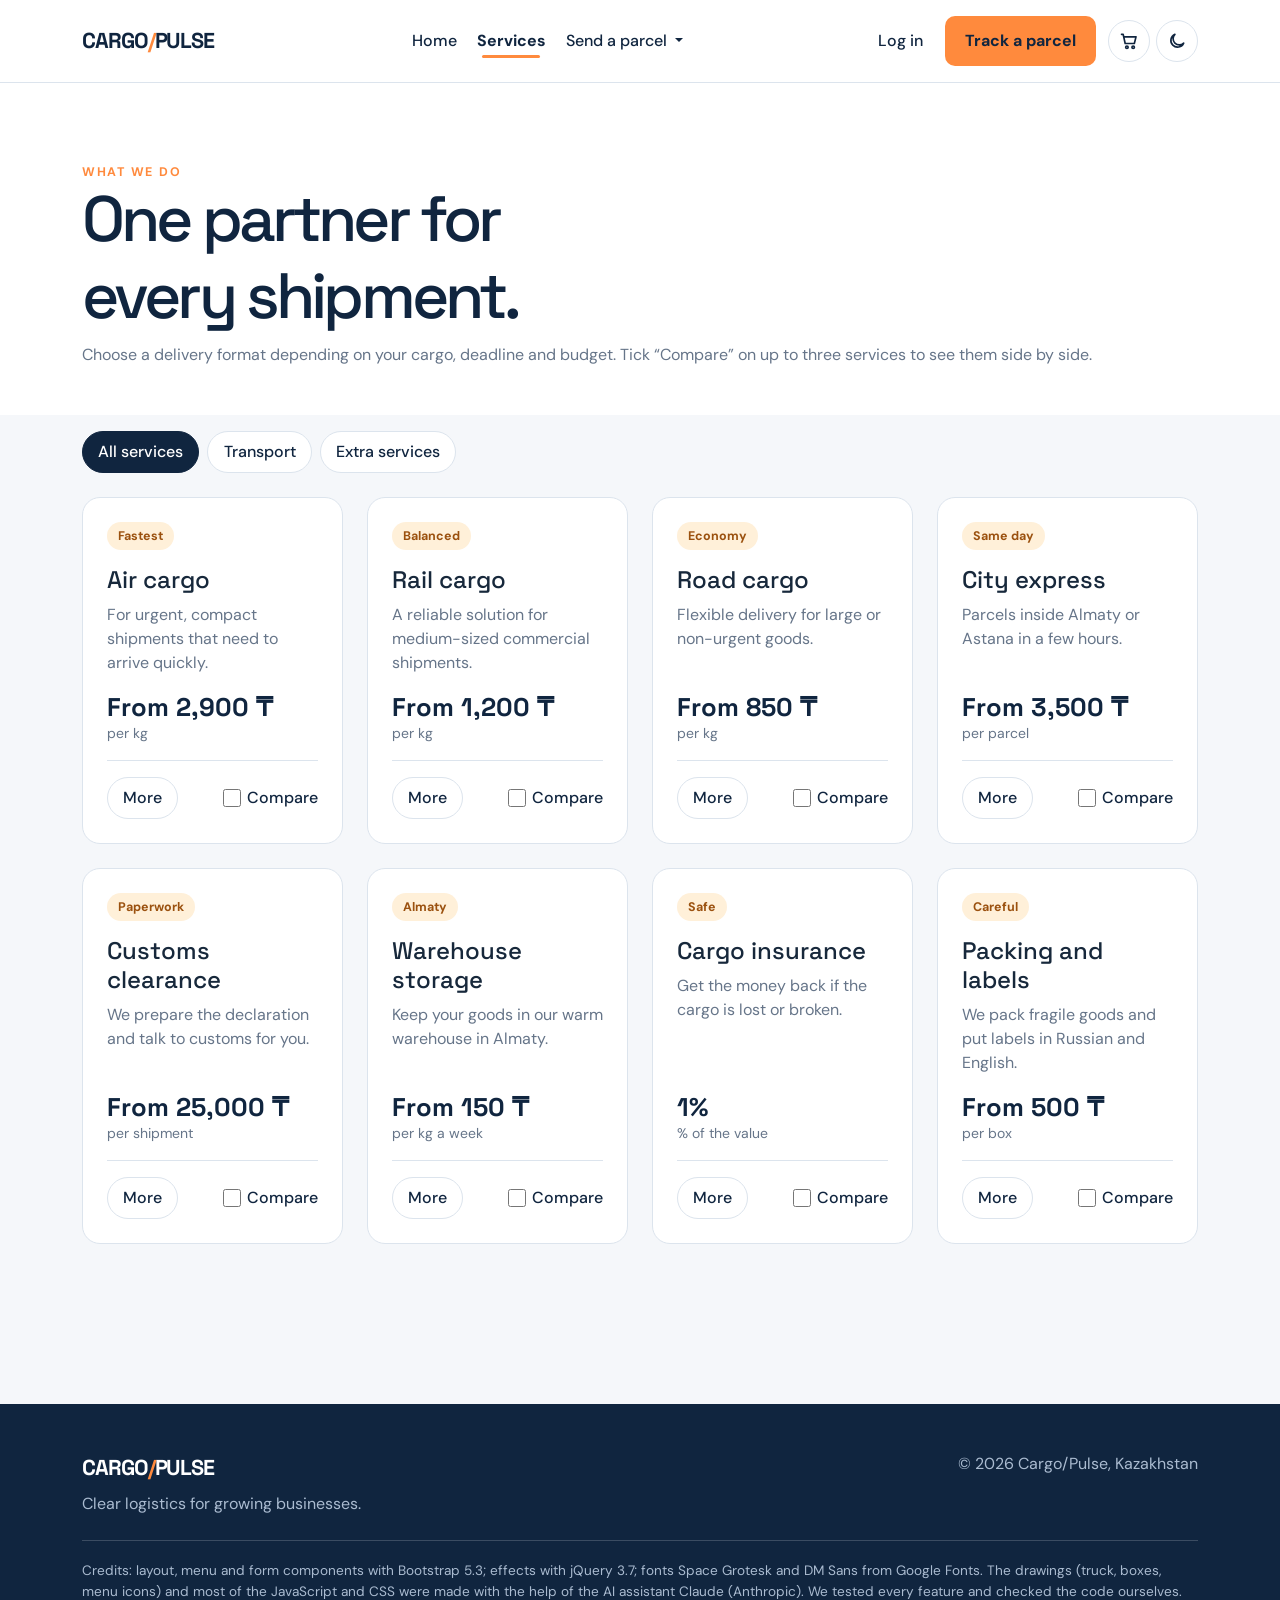
<file: services.html>
<!doctype html>
<html lang="en">
<head>
    <meta charset="utf-8">
    <meta name="viewport" content="width=device-width, initial-scale=1">

    <meta
        name="description"
        content="Cargo/Pulse delivery services"
    >

    <title>Services — Cargo/Pulse</title>

    <link
        href="https://cdn.jsdelivr.net/npm/bootstrap@5.3.3/dist/css/bootstrap.min.css"
        rel="stylesheet"
    >

    <link rel="icon" href="images/favicon.svg" type="image/svg+xml">

    <link rel="stylesheet" href="css/style.css">
    <link rel="stylesheet" href="css/services.css">

    <script src="js/theme.js"></script>
</head>

<body>

    <nav class="navbar navbar-expand-lg sticky-top site-nav" aria-label="Main menu">
        <div class="container py-2">

            <a class="navbar-brand brand" href="index.html">
                CARGO<span>/</span>PULSE
            </a>

            <div class="nav-tools order-lg-last">
                <a class="tool-btn" href="shop.html#cartTitle">
                    <svg viewBox="0 0 24 24" fill="none" stroke="currentColor" stroke-width="2" stroke-linecap="round" stroke-linejoin="round" aria-hidden="true">
                        <path d="M3 4h2l2.4 11h11l2-8H6.2"/>
                        <circle cx="9.5" cy="19.5" r="1.5"/>
                        <circle cx="17" cy="19.5" r="1.5"/>
                    </svg>
                    <span class="visually-hidden">Cart, items:</span>
                    <span class="cart-count" id="navCartCount">0</span>
                </a>

                <button class="tool-btn theme-toggle" id="themeToggle" type="button" aria-label="Dark mode" aria-pressed="false">
                    <svg class="icon-moon" viewBox="0 0 24 24" fill="none" stroke="currentColor" stroke-width="2" stroke-linecap="round" stroke-linejoin="round" aria-hidden="true">
                        <path d="M20 14.5A8 8 0 1 1 9.5 4a6.5 6.5 0 0 0 10.5 10.5z"/>
                    </svg>
                    <svg class="icon-sun" viewBox="0 0 24 24" fill="none" stroke="currentColor" stroke-width="2" stroke-linecap="round" aria-hidden="true">
                        <circle cx="12" cy="12" r="4"/>
                        <path d="M12 2v2M12 20v2M2 12h2M20 12h2M4.9 4.9l1.4 1.4M17.7 17.7l1.4 1.4M4.9 19.1l1.4-1.4M17.7 6.3l1.4-1.4"/>
                    </svg>
                </button>

                <button class="navbar-toggler" type="button" data-bs-toggle="collapse" data-bs-target="#mainNav" aria-controls="mainNav" aria-expanded="false" aria-label="Open the menu">
                    <span class="navbar-toggler-icon"></span>
                </button>
            </div>

            <div class="collapse navbar-collapse" id="mainNav">
                <ul class="navbar-nav mx-lg-auto">
                    <li class="nav-item">
                        <a class="nav-link" href="index.html">Home</a>
                    </li>
                    <li class="nav-item">
                        <a class="nav-link active" href="services.html" aria-current="page">Services</a>
                    </li>
                    <li class="nav-item dropdown">
                        <button class="nav-link dropdown-toggle" type="button" data-bs-toggle="dropdown" aria-expanded="false">
                            Send a parcel
                        </button>
                        <ul class="dropdown-menu">
                            <li>
                                <a class="dropdown-item" href="quote.html">
                                    Get a price
                                    <small>See the cost before you send</small>
                                </a>
                            </li>
                            <li>
                                <a class="dropdown-item" href="pickup.html">
                                    Book a pickup
                                    <small>A courier comes to your door</small>
                                </a>
                            </li>
                            <li>
                                <a class="dropdown-item" href="shop.html">
                                    Packing shop
                                    <small>Boxes, tape and bubble wrap</small>
                                </a>
                            </li>
                        </ul>
                    </li>
                </ul>

                <div class="nav-actions">
                    <a class="nav-link" id="accountLink" href="account.html">Log in</a>
                    <a class="btn btn-orange nav-cta" href="tracking.html">Track a parcel</a>
                </div>
            </div>

        </div>
    </nav>

    <main>

        <section class="page-head">
            <div class="container">
                <div class="eyebrow">
                    What we do
                </div>

                <h1 class="section-title">
                    One partner for<br>
                    every shipment.
                </h1>

                <p class="muted">
                    Choose a delivery format depending on your cargo, deadline
                    and budget. Tick “Compare” on up to three services to see
                    them side by side.
                </p>
            </div>
        </section>

        <section class="section pt-3">
            <div class="container">

                <div
                    class="d-flex flex-wrap gap-2 mb-4"
                    id="typeFilter"
                    role="group"
                    aria-label="Show services"
                >
                    <button class="btn-soft selected" type="button" data-type="all">All services</button>
                    <button class="btn-soft" type="button" data-type="transport">Transport</button>
                    <button class="btn-soft" type="button" data-type="extra">Extra services</button>
                </div>

                <div class="row g-4" id="serviceList"></div>

            </div>
        </section>

        <div class="compare-bar" id="compareBar" aria-live="polite">
            <div class="container">
                <div class="compare-inner">
                    <p class="mb-0" id="compareText"></p>

                    <div class="d-flex gap-2">
                        <button class="btn-soft" type="button" id="clearCompare">Clear</button>
                        <button class="btn btn-orange" type="button" id="showCompare">Compare</button>
                    </div>
                </div>

                <p class="compare-error mb-0" id="compareError" role="alert"></p>
            </div>
        </div>

        <section class="section pt-0" id="compareSection">
            <div class="container">
                <div class="compare-box" id="compareBox"></div>
            </div>
        </section>

    </main>

    <footer class="footer">
        <div class="container">
            <div class="d-flex flex-column flex-md-row justify-content-between gap-3">
                <div>
                    <div class="brand footer-brand">
                        CARGO<span>/</span>PULSE
                    </div>

                    <div class="muted mt-2">
                        Clear logistics for growing businesses.
                    </div>
                </div>

                <div class="muted">
                    © 2026 Cargo/Pulse, Kazakhstan
                </div>
            </div>

            <p class="credits muted mb-0">
                Credits: layout, menu and form components with Bootstrap 5.3; effects
                with jQuery 3.7; fonts Space Grotesk and DM Sans from Google Fonts.
                The drawings (truck, boxes, menu icons) and most of the JavaScript
                and CSS were made with the help of the AI assistant Claude (Anthropic).
                We tested every feature and checked the code ourselves.
            </p>
        </div>
    </footer>

    <button class="to-top" id="toTop" type="button" aria-label="Back to top">↑</button>

    <script src="https://cdn.jsdelivr.net/npm/bootstrap@5.3.3/dist/js/bootstrap.bundle.min.js"></script>
    <script src="https://code.jquery.com/jquery-3.7.1.min.js"></script>
    <script src="js/main.js"></script>
    <script src="js/account-nav.js"></script>
    <script src="js/services.js"></script>

</body>
</html>
</file>
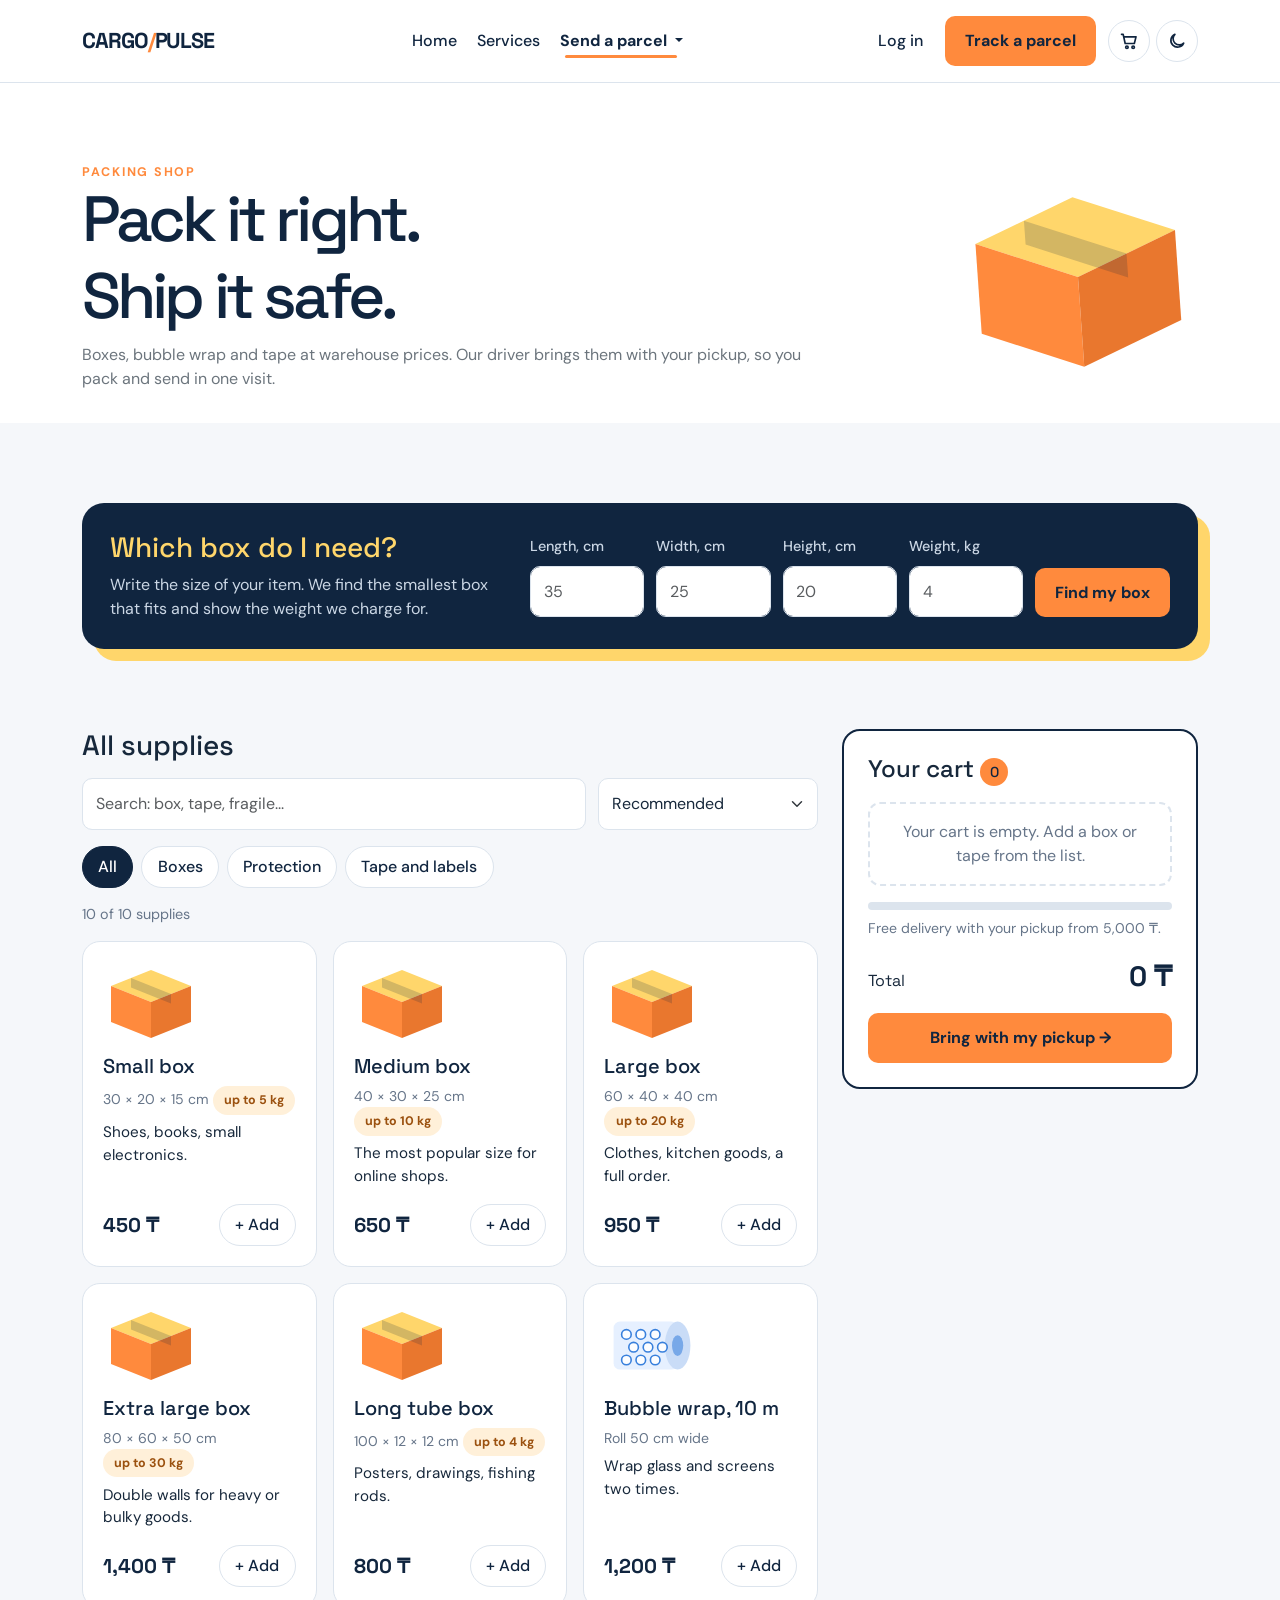
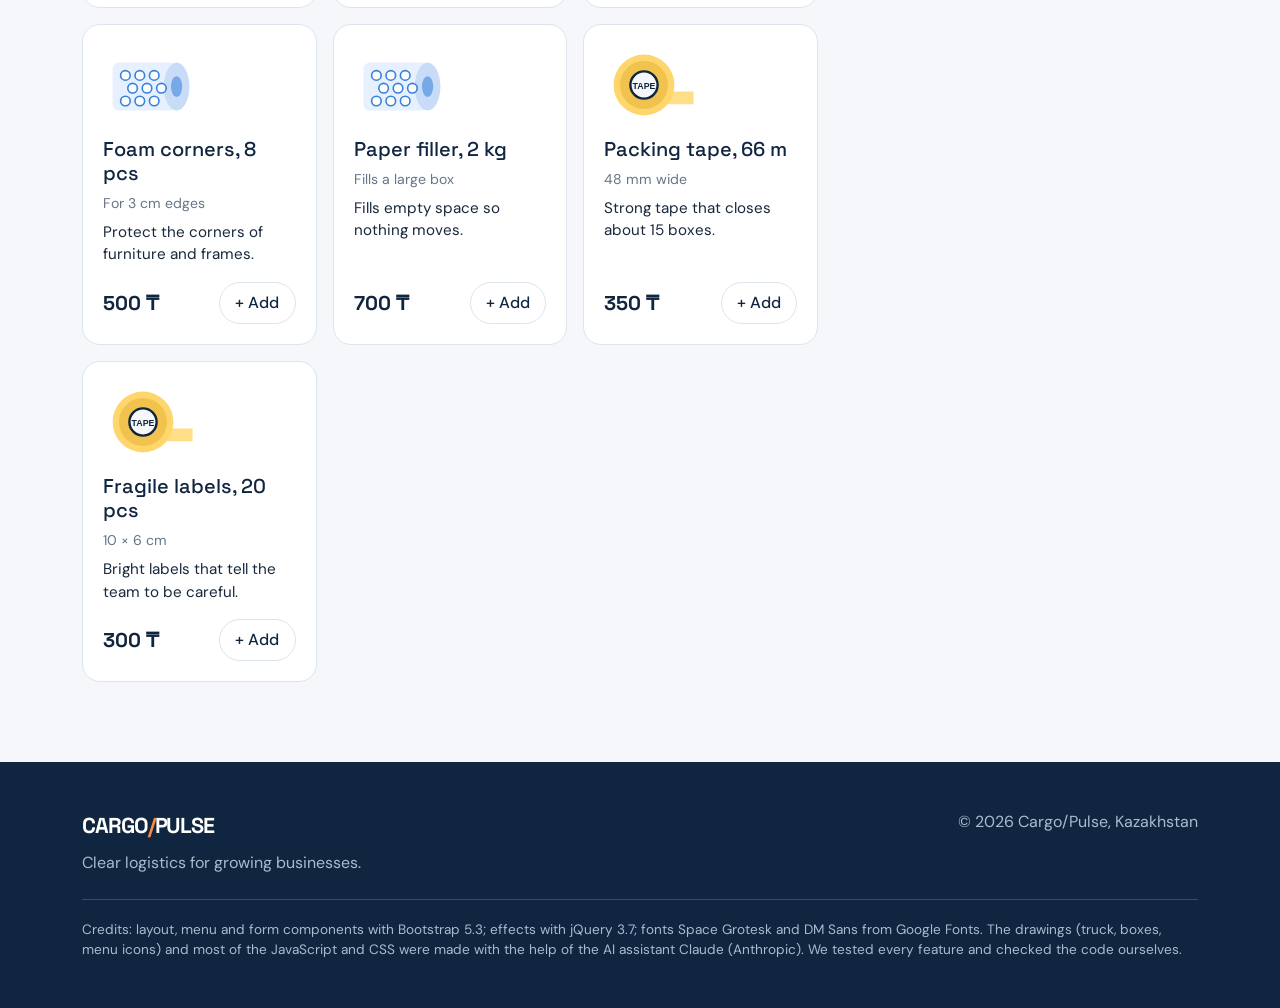
<file: shop.html>
<!doctype html>
<html lang="en">
<head>
    <meta charset="utf-8">
    <meta name="viewport" content="width=device-width, initial-scale=1">

    <meta
        name="description"
        content="Boxes, bubble wrap and tape from Cargo/Pulse, delivered with your pickup"
    >

    <title>Packing shop — Cargo/Pulse</title>

    <link
        href="https://cdn.jsdelivr.net/npm/bootstrap@5.3.3/dist/css/bootstrap.min.css"
        rel="stylesheet"
    >

    <link rel="icon" href="images/favicon.svg" type="image/svg+xml">

    <link rel="stylesheet" href="css/style.css">
    <link rel="stylesheet" href="css/shop.css">

    <script src="js/theme.js"></script>
</head>

<body>

    <nav class="navbar navbar-expand-lg sticky-top site-nav" aria-label="Main menu">
        <div class="container py-2">

            <a class="navbar-brand brand" href="index.html">
                CARGO<span>/</span>PULSE
            </a>

            <div class="nav-tools order-lg-last">
                <a class="tool-btn" href="shop.html#cartTitle">
                    <svg viewBox="0 0 24 24" fill="none" stroke="currentColor" stroke-width="2" stroke-linecap="round" stroke-linejoin="round" aria-hidden="true">
                        <path d="M3 4h2l2.4 11h11l2-8H6.2"/>
                        <circle cx="9.5" cy="19.5" r="1.5"/>
                        <circle cx="17" cy="19.5" r="1.5"/>
                    </svg>
                    <span class="visually-hidden">Cart, items:</span>
                    <span class="cart-count" id="navCartCount">0</span>
                </a>

                <button class="tool-btn theme-toggle" id="themeToggle" type="button" aria-label="Dark mode" aria-pressed="false">
                    <svg class="icon-moon" viewBox="0 0 24 24" fill="none" stroke="currentColor" stroke-width="2" stroke-linecap="round" stroke-linejoin="round" aria-hidden="true">
                        <path d="M20 14.5A8 8 0 1 1 9.5 4a6.5 6.5 0 0 0 10.5 10.5z"/>
                    </svg>
                    <svg class="icon-sun" viewBox="0 0 24 24" fill="none" stroke="currentColor" stroke-width="2" stroke-linecap="round" aria-hidden="true">
                        <circle cx="12" cy="12" r="4"/>
                        <path d="M12 2v2M12 20v2M2 12h2M20 12h2M4.9 4.9l1.4 1.4M17.7 17.7l1.4 1.4M4.9 19.1l1.4-1.4M17.7 6.3l1.4-1.4"/>
                    </svg>
                </button>

                <button class="navbar-toggler" type="button" data-bs-toggle="collapse" data-bs-target="#mainNav" aria-controls="mainNav" aria-expanded="false" aria-label="Open the menu">
                    <span class="navbar-toggler-icon"></span>
                </button>
            </div>

            <div class="collapse navbar-collapse" id="mainNav">
                <ul class="navbar-nav mx-lg-auto">
                    <li class="nav-item">
                        <a class="nav-link" href="index.html">Home</a>
                    </li>
                    <li class="nav-item">
                        <a class="nav-link" href="services.html">Services</a>
                    </li>
                    <li class="nav-item dropdown">
                        <button class="nav-link dropdown-toggle active" type="button" data-bs-toggle="dropdown" aria-expanded="false">
                            Send a parcel
                        </button>
                        <ul class="dropdown-menu">
                            <li>
                                <a class="dropdown-item" href="quote.html">
                                    Get a price
                                    <small>See the cost before you send</small>
                                </a>
                            </li>
                            <li>
                                <a class="dropdown-item" href="pickup.html">
                                    Book a pickup
                                    <small>A courier comes to your door</small>
                                </a>
                            </li>
                            <li>
                                <a class="dropdown-item active" href="shop.html" aria-current="page">
                                    Packing shop
                                    <small>Boxes, tape and bubble wrap</small>
                                </a>
                            </li>
                        </ul>
                    </li>
                </ul>

                <div class="nav-actions">
                    <a class="nav-link" id="accountLink" href="account.html">Log in</a>
                    <a class="btn btn-orange nav-cta" href="tracking.html">Track a parcel</a>
                </div>
            </div>

        </div>
    </nav>

    <main>

        <section class="page-head">
            <div class="container">
                <div class="row align-items-center g-4">
                    <div class="col-md-8">
                        <div class="eyebrow">
                            Packing shop
                        </div>

                        <h1 class="section-title">
                            Pack it right.<br>
                            Ship it safe.
                        </h1>

                        <p class="text-secondary mb-0">
                            Boxes, bubble wrap and tape at warehouse prices. Our
                            driver brings them with your pickup, so you pack and
                            send in one visit.
                        </p>
                    </div>

                    <div class="col-md-4 d-none d-md-block">
                        <img
                            class="head-box"
                            src="images/box.svg"
                            alt="Drawing of an orange cardboard box"
                            width="240"
                            height="200"
                        >
                    </div>
                </div>
            </div>
        </section>

        <section class="section pb-0">
            <div class="container">
                <form class="finder" id="finderForm" novalidate>
                    <div class="finder-text">
                        <h2 class="h3">
                            Which box do I need?
                        </h2>

                        <p class="mb-0">
                            Write the size of your item. We find the smallest box
                            that fits and show the weight we charge for.
                        </p>
                    </div>

                    <div class="finder-fields">
                        <div>
                            <label class="form-label" for="itemLength">Length, cm</label>
                            <input class="form-control" type="number" id="itemLength" min="1" placeholder="35">
                            <div class="invalid-feedback"></div>
                        </div>

                        <div>
                            <label class="form-label" for="itemWidth">Width, cm</label>
                            <input class="form-control" type="number" id="itemWidth" min="1" placeholder="25">
                            <div class="invalid-feedback"></div>
                        </div>

                        <div>
                            <label class="form-label" for="itemHeight">Height, cm</label>
                            <input class="form-control" type="number" id="itemHeight" min="1" placeholder="20">
                            <div class="invalid-feedback"></div>
                        </div>

                        <div>
                            <label class="form-label" for="itemWeight">Weight, kg</label>
                            <input class="form-control" type="number" id="itemWeight" min="0.1" step="0.1" placeholder="4">
                            <div class="invalid-feedback"></div>
                        </div>

                        <button class="btn btn-orange" type="submit">
                            Find my box
                        </button>
                    </div>

                    <div class="finder-error" id="finderError" role="alert"></div>
                    <div class="finder-result" id="finderResult" aria-live="polite"></div>
                </form>
            </div>
        </section>

        <section class="section">
            <div class="container">
                <div class="row g-4">

                    <div class="col-lg-8">
                        <h2 class="h3">
                            All supplies
                        </h2>

                        <div class="shop-tools">
                            <div class="shop-search">
                                <label class="visually-hidden" for="shopSearch">Search supplies</label>
                                <input
                                    class="form-control"
                                    type="search"
                                    id="shopSearch"
                                    placeholder="Search: box, tape, fragile..."
                                >
                            </div>

                            <div>
                                <label class="visually-hidden" for="shopSort">Sort by</label>
                                <select class="form-select" id="shopSort">
                                    <option value="default">Recommended</option>
                                    <option value="cheap">Price: low to high</option>
                                    <option value="expensive">Price: high to low</option>
                                    <option value="name">Name: A to Z</option>
                                </select>
                            </div>
                        </div>

                        <div
                            class="d-flex flex-wrap gap-2 mb-3"
                            id="categoryFilter"
                            role="group"
                            aria-label="Category"
                        >
                            <button class="btn-soft selected" type="button" data-category="all">All</button>
                            <button class="btn-soft" type="button" data-category="boxes">Boxes</button>
                            <button class="btn-soft" type="button" data-category="protection">Protection</button>
                            <button class="btn-soft" type="button" data-category="tape">Tape and labels</button>
                        </div>

                        <p class="shop-count" id="shopCount" aria-live="polite"></p>

                        <div class="row row-cols-1 row-cols-sm-2 row-cols-xl-3 g-3" id="productList"></div>
                    </div>

                    <div class="col-lg-4">
                        <aside class="cart" aria-labelledby="cartTitle">
                            <h2 class="h4" id="cartTitle">
                                Your cart <span class="cart-badge" id="cartCount">0</span>
                            </h2>

                            <ul class="cart-list" id="cartList"></ul>

                            <div class="free-bar" aria-hidden="true">
                                <div class="free-bar-fill" id="freeBarFill"></div>
                            </div>

                            <p class="free-text" id="freeText"></p>

                            <div class="cart-total">
                                <span>Total</span>
                                <strong id="cartTotal">0 ₸</strong>
                            </div>

                            <button class="btn btn-orange w-100 mt-3" type="button" id="checkoutButton">
                                Bring with my pickup →
                            </button>

                            <button class="link-button clear-cart mt-2" type="button" id="clearCart">
                                Clear cart
                            </button>

                            <p class="cart-error" id="cartError" role="alert"></p>
                        </aside>
                    </div>

                </div>
            </div>
        </section>

    </main>

    <footer class="footer">
        <div class="container">
            <div class="d-flex flex-column flex-md-row justify-content-between gap-3">
                <div>
                    <div class="brand footer-brand">
                        CARGO<span>/</span>PULSE
                    </div>

                    <div class="muted mt-2">
                        Clear logistics for growing businesses.
                    </div>
                </div>

                <div class="muted">
                    © 2026 Cargo/Pulse, Kazakhstan
                </div>
            </div>

            <p class="credits muted mb-0">
                Credits: layout, menu and form components with Bootstrap 5.3; effects
                with jQuery 3.7; fonts Space Grotesk and DM Sans from Google Fonts.
                The drawings (truck, boxes, menu icons) and most of the JavaScript
                and CSS were made with the help of the AI assistant Claude (Anthropic).
                We tested every feature and checked the code ourselves.
            </p>
        </div>
    </footer>

    <button class="to-top" id="toTop" type="button" aria-label="Back to top">↑</button>

    <script src="https://cdn.jsdelivr.net/npm/bootstrap@5.3.3/dist/js/bootstrap.bundle.min.js"></script>
    <script src="https://code.jquery.com/jquery-3.7.1.min.js"></script>
    <script src="js/main.js"></script>
    <script src="js/account-nav.js"></script>
    <script src="js/shop.js"></script>

</body>
</html>
</file>
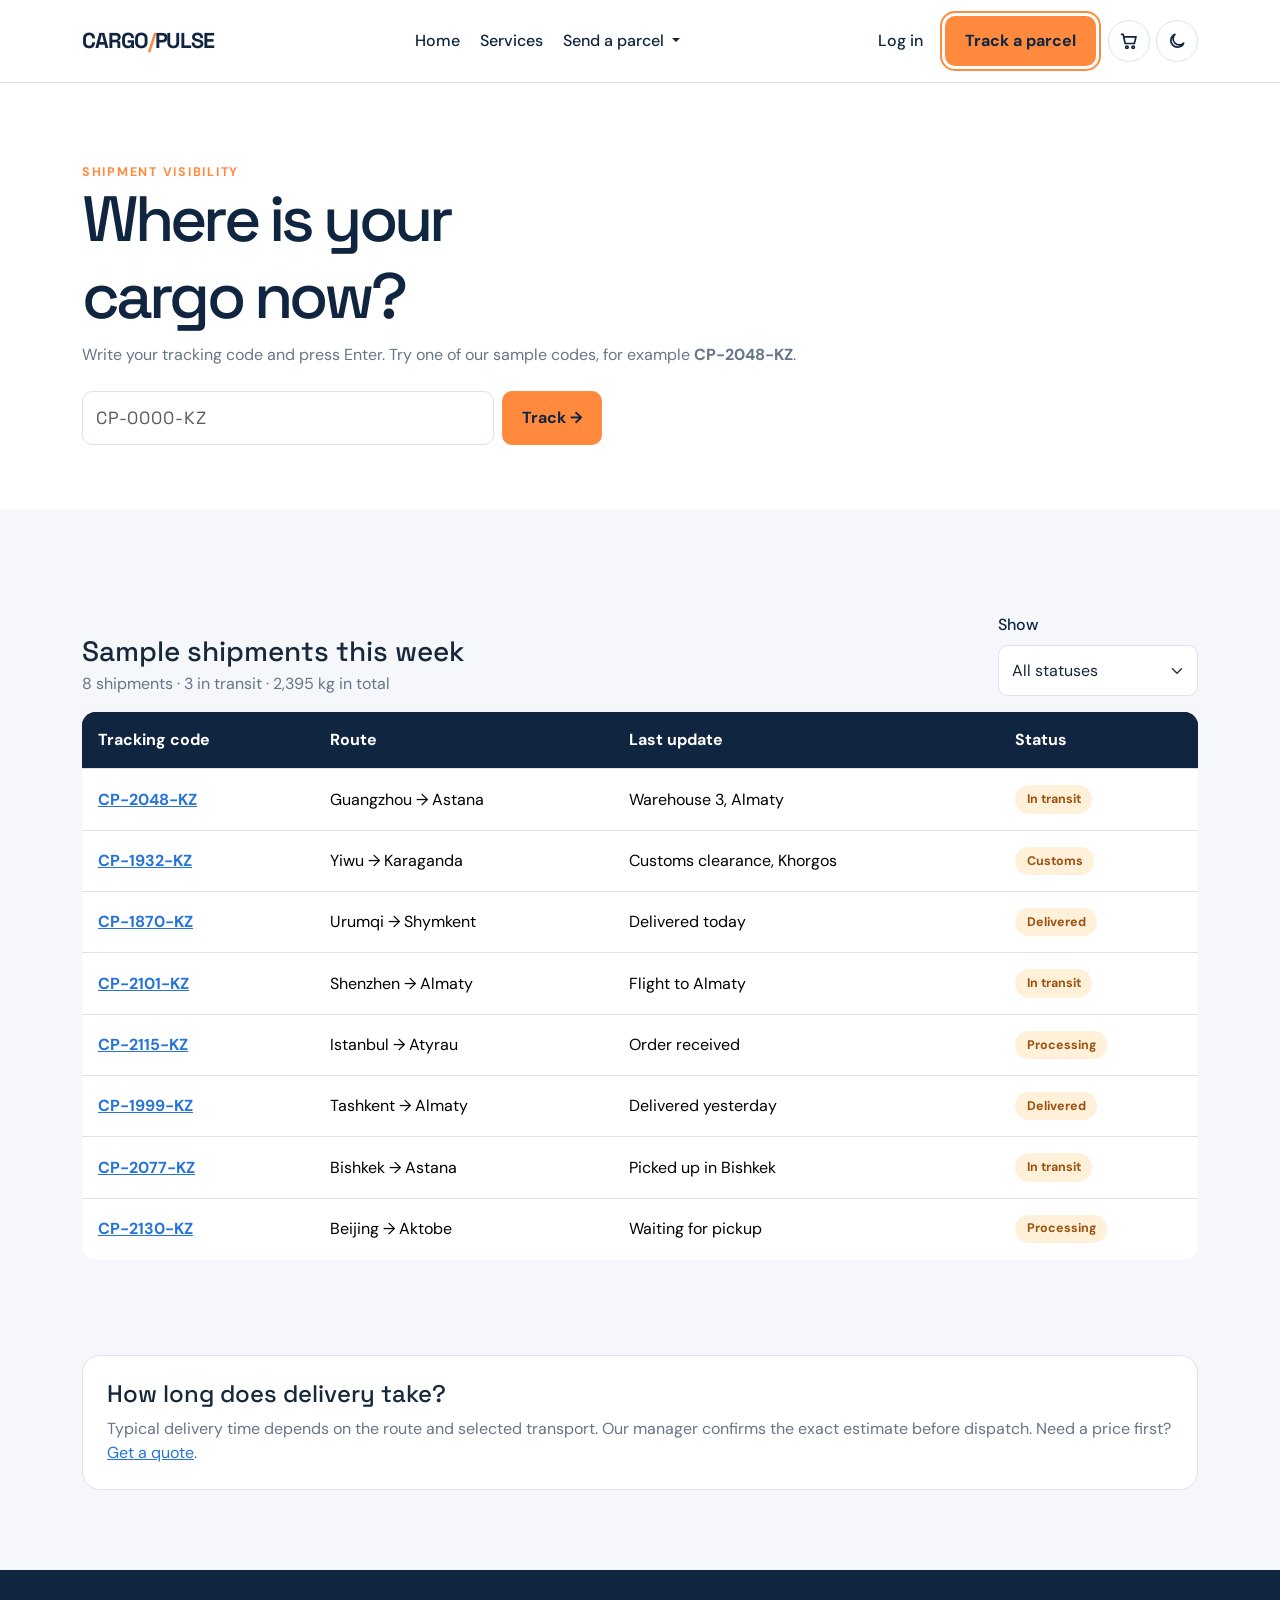
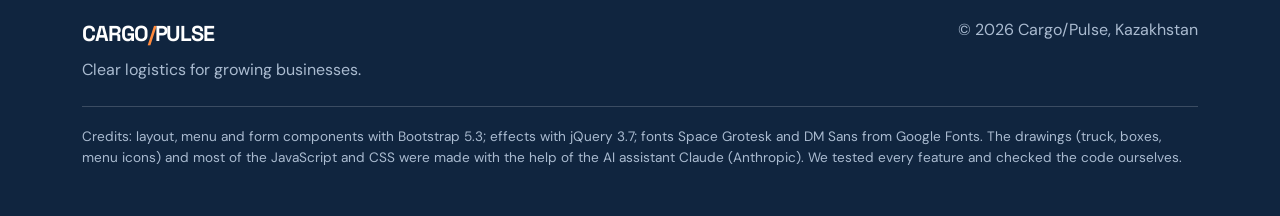
<file: tracking.html>
<!doctype html>
<html lang="en">
<head>
    <meta charset="utf-8">
    <meta name="viewport" content="width=device-width, initial-scale=1">

    <meta
        name="description"
        content="Track your Cargo/Pulse shipment"
    >

    <title>Tracking — Cargo/Pulse</title>

    <link
        href="https://cdn.jsdelivr.net/npm/bootstrap@5.3.3/dist/css/bootstrap.min.css"
        rel="stylesheet"
    >

    <link rel="icon" href="images/favicon.svg" type="image/svg+xml">

    <link rel="stylesheet" href="css/style.css">
    <link rel="stylesheet" href="css/tracking.css">

    <script src="js/theme.js"></script>
</head>

<body>

    <nav class="navbar navbar-expand-lg sticky-top site-nav" aria-label="Main menu">
        <div class="container py-2">

            <a class="navbar-brand brand" href="index.html">
                CARGO<span>/</span>PULSE
            </a>

            <div class="nav-tools order-lg-last">
                <a class="tool-btn" href="shop.html#cartTitle">
                    <svg viewBox="0 0 24 24" fill="none" stroke="currentColor" stroke-width="2" stroke-linecap="round" stroke-linejoin="round" aria-hidden="true">
                        <path d="M3 4h2l2.4 11h11l2-8H6.2"/>
                        <circle cx="9.5" cy="19.5" r="1.5"/>
                        <circle cx="17" cy="19.5" r="1.5"/>
                    </svg>
                    <span class="visually-hidden">Cart, items:</span>
                    <span class="cart-count" id="navCartCount">0</span>
                </a>

                <button class="tool-btn theme-toggle" id="themeToggle" type="button" aria-label="Dark mode" aria-pressed="false">
                    <svg class="icon-moon" viewBox="0 0 24 24" fill="none" stroke="currentColor" stroke-width="2" stroke-linecap="round" stroke-linejoin="round" aria-hidden="true">
                        <path d="M20 14.5A8 8 0 1 1 9.5 4a6.5 6.5 0 0 0 10.5 10.5z"/>
                    </svg>
                    <svg class="icon-sun" viewBox="0 0 24 24" fill="none" stroke="currentColor" stroke-width="2" stroke-linecap="round" aria-hidden="true">
                        <circle cx="12" cy="12" r="4"/>
                        <path d="M12 2v2M12 20v2M2 12h2M20 12h2M4.9 4.9l1.4 1.4M17.7 17.7l1.4 1.4M4.9 19.1l1.4-1.4M17.7 6.3l1.4-1.4"/>
                    </svg>
                </button>

                <button class="navbar-toggler" type="button" data-bs-toggle="collapse" data-bs-target="#mainNav" aria-controls="mainNav" aria-expanded="false" aria-label="Open the menu">
                    <span class="navbar-toggler-icon"></span>
                </button>
            </div>

            <div class="collapse navbar-collapse" id="mainNav">
                <ul class="navbar-nav mx-lg-auto">
                    <li class="nav-item">
                        <a class="nav-link" href="index.html">Home</a>
                    </li>
                    <li class="nav-item">
                        <a class="nav-link" href="services.html">Services</a>
                    </li>
                    <li class="nav-item dropdown">
                        <button class="nav-link dropdown-toggle" type="button" data-bs-toggle="dropdown" aria-expanded="false">
                            Send a parcel
                        </button>
                        <ul class="dropdown-menu">
                            <li>
                                <a class="dropdown-item" href="quote.html">
                                    Get a price
                                    <small>See the cost before you send</small>
                                </a>
                            </li>
                            <li>
                                <a class="dropdown-item" href="pickup.html">
                                    Book a pickup
                                    <small>A courier comes to your door</small>
                                </a>
                            </li>
                            <li>
                                <a class="dropdown-item" href="shop.html">
                                    Packing shop
                                    <small>Boxes, tape and bubble wrap</small>
                                </a>
                            </li>
                        </ul>
                    </li>
                </ul>

                <div class="nav-actions">
                    <a class="nav-link" id="accountLink" href="account.html">Log in</a>
                    <a class="btn btn-orange nav-cta active" href="tracking.html" aria-current="page">Track a parcel</a>
                </div>
            </div>

        </div>
    </nav>

    <main>

        <section class="page-head">
            <div class="container">
                <div class="eyebrow">
                    Shipment visibility
                </div>

                <h1 class="section-title">
                    Where is your<br>
                    cargo now?
                </h1>

                <p class="muted">
                    Write your tracking code and press Enter. Try one of our
                    sample codes, for example <strong>CP-2048-KZ</strong>.
                </p>

                <form class="track-form" id="trackForm" novalidate>
                    <label class="visually-hidden" for="trackCode">
                        Tracking code
                    </label>

                    <input
                        class="form-control"
                        type="text"
                        id="trackCode"
                        placeholder="CP-0000-KZ"
                        autocomplete="off"
                        maxlength="20"
                    >

                    <button class="btn btn-orange" type="submit">
                        Track →
                    </button>
                </form>

                <p class="track-error" id="trackError" role="alert"></p>
            </div>
        </section>

        <section class="section pt-4 pb-0">
            <div class="container">
                <div class="track-result" id="trackResult" aria-live="polite"></div>
            </div>
        </section>

        <section class="section">
            <div class="container">

                <div class="d-flex flex-wrap justify-content-between align-items-end gap-3 mb-3">
                    <div>
                        <h2 class="h3 mb-1">
                            Sample shipments this week
                        </h2>

                        <p class="muted mb-0" id="shipmentStats"></p>
                    </div>

                    <div>
                        <label class="form-label" for="statusFilter">
                            Show
                        </label>

                        <select class="form-select" id="statusFilter">
                            <option value="all">All statuses</option>
                            <option value="Processing">Processing</option>
                            <option value="In transit">In transit</option>
                            <option value="Customs">Customs</option>
                            <option value="Delivered">Delivered</option>
                        </select>
                    </div>
                </div>

                <table class="table align-middle track-table">
                    <caption class="visually-hidden">
                        Sample cargo shipment statuses
                    </caption>

                    <thead>
                        <tr>
                            <th scope="col">Tracking code</th>
                            <th scope="col">Route</th>
                            <th scope="col">Last update</th>
                            <th scope="col">Status</th>
                        </tr>
                    </thead>

                    <tbody id="shipmentRows"></tbody>
                </table>

            </div>
        </section>

        <section class="section pt-0">
            <div class="container">
                <div class="cardx no-lift">
                    <h2 class="h4">
                        How long does delivery take?
                    </h2>

                    <p class="muted mb-0">
                        Typical delivery time depends on the route and
                        selected transport. Our manager confirms the exact
                        estimate before dispatch. Need a price first?
                        <a href="quote.html">Get a quote</a>.
                    </p>
                </div>
            </div>
        </section>

    </main>

    <footer class="footer">
        <div class="container">
            <div class="d-flex flex-column flex-md-row justify-content-between gap-3">
                <div>
                    <div class="brand footer-brand">
                        CARGO<span>/</span>PULSE
                    </div>

                    <div class="muted mt-2">
                        Clear logistics for growing businesses.
                    </div>
                </div>

                <div class="muted">
                    © 2026 Cargo/Pulse, Kazakhstan
                </div>
            </div>

            <p class="credits muted mb-0">
                Credits: layout, menu and form components with Bootstrap 5.3; effects
                with jQuery 3.7; fonts Space Grotesk and DM Sans from Google Fonts.
                The drawings (truck, boxes, menu icons) and most of the JavaScript
                and CSS were made with the help of the AI assistant Claude (Anthropic).
                We tested every feature and checked the code ourselves.
            </p>
        </div>
    </footer>

    <button class="to-top" id="toTop" type="button" aria-label="Back to top">↑</button>

    <script src="https://cdn.jsdelivr.net/npm/bootstrap@5.3.3/dist/js/bootstrap.bundle.min.js"></script>
    <script src="https://code.jquery.com/jquery-3.7.1.min.js"></script>
    <script src="js/main.js"></script>
    <script src="js/account-nav.js"></script>
    <script src="js/tracking.js"></script>

</body>
</html>
</file>
<file: css/style.css>
@import url('https://fonts.googleapis.com/css2?family=DM+Sans:wght@400;500;700&family=Space+Grotesk:wght@500;600;700&display=swap');

:root {
    --navy: #10253f;
    --blue: #2674d9;
    --orange: #ff8a3d;
    --cream: #f5f7fa;
    --white: #ffffff;
    --text: #17283b;
    --muted: #667589;
    --line: #dce4ed;
    --yellow: #ffd66b;
    --error: #c2410c;
    --error-bg: #fff1e8;
    --success: #18794e;
    --success-bg: #e8f6ee;
    --success-line: #b7e2c9;
    --heading: #10253f;
    --surface: #ffffff;
    --deep: #10253f;
    --deep-2: #183a60;
    --on-deep: #ffffff;
    --on-deep-muted: #cbd7e5;
    --on-deep-faint: #aabbd0;
    --on-deep-line: rgba(255, 255, 255, 0.18);
    --on-accent: #10253f;
    --orange-hover: #ff9b5c;
    --orange-glow: rgba(255, 138, 61, 0.35);
    --orange-tint: #fff6ee;
    --soft-blue: #e6f0ff;
    --warn-text: #9b510f;
    --warn-bg: #fff0d9;
    --error-on-deep: #ffb48a;
    --focus-glow: rgba(38, 116, 217, 0.15);
    --check: #10253f;
    --link: #2674d9;
    --shadow: rgba(16, 37, 63, 0.1);
    --nav-hover: #eef4fb;
    --nav-toggler-icon: url("data:image/svg+xml,%3csvg xmlns='http://www.w3.org/2000/svg' viewBox='0 0 30 30'%3e%3cpath stroke='%2310253f' stroke-linecap='round' stroke-width='2.4' d='M5 8h20M5 15h20M5 22h20'/%3e%3c/svg%3e");
}

html[data-theme="dark"] {
    --cream: #0b1626;
    --text: #d5dfea;
    --muted: #9aabbf;
    --line: #263a52;
    --heading: #eef3f9;
    --surface: #12223a;
    --deep: #0f223b;
    --deep-2: #17365a;
    --orange-tint: #2a2018;
    --soft-blue: #1a3152;
    --warn-text: #ffc58f;
    --warn-bg: #3a2914;
    --error: #ff8f66;
    --error-bg: #3a1d14;
    --success: #5dd39b;
    --success-bg: #10301f;
    --success-line: #25603f;
    --focus-glow: rgba(127, 178, 255, 0.25);
    --check: #4d93ef;
    --link: #7fb2ff;
    --shadow: rgba(0, 0, 0, 0.45);
    --nav-hover: #1a2d47;
    --nav-toggler-icon: url("data:image/svg+xml,%3csvg xmlns='http://www.w3.org/2000/svg' viewBox='0 0 30 30'%3e%3cpath stroke='%23eef3f9' stroke-linecap='round' stroke-width='2.4' d='M5 8h20M5 15h20M5 22h20'/%3e%3c/svg%3e");
}

* {
    box-sizing: border-box;
}

body {
    margin: 0;
    background: var(--cream);
    color: var(--text);
    font-family: 'DM Sans', sans-serif;
}

h1,
h2,
h3,
.brand {
    font-family: 'Space Grotesk', sans-serif;
}

a:focus-visible,
button:focus-visible,
input:focus-visible,
select:focus-visible,
textarea:focus-visible,
[tabindex]:focus-visible,
.btn:focus-visible,
.nav-link:focus-visible,
.navbar-toggler:focus-visible {
    outline: 3px solid var(--link);
    outline-offset: 3px;
    box-shadow: none;
}

.hero a:focus-visible {
    outline-color: var(--yellow);
}

.btn-orange:focus-visible,
.btn-orange:active {
    color: var(--navy) !important;
    background: var(--orange) !important;
}

.btn-outline-light:focus-visible,
.btn-outline-light:active {
    color: var(--white) !important;
    background: transparent !important;
}

.site-nav {
    --bs-navbar-color: var(--heading);
    --bs-navbar-hover-color: var(--heading);
    --bs-navbar-active-color: var(--heading);
    --bs-navbar-toggler-icon-bg: var(--nav-toggler-icon);
    background: var(--surface);
    border-bottom: 1px solid var(--line);
}

.brand {
    color: var(--heading);
    font-size: 1.35rem;
    font-weight: 700;
    letter-spacing: -0.05em;
    text-decoration: none;
}

.brand:hover {
    color: var(--heading);
}

.brand span {
    color: var(--orange);
}

.footer-brand,
.footer-brand:hover {
    color: var(--on-deep);
}

.site-nav .nav-link {
    position: relative;
    padding: 0.5rem 0.85rem;
    border-radius: 10px;
    color: var(--heading);
    font-weight: 500;
}

.site-nav .nav-link:hover,
.site-nav .nav-link.show {
    background: var(--nav-hover);
}

.site-nav .nav-link.active {
    font-weight: 700;
}

.site-nav .nav-link.active::before {
    position: absolute;
    right: 0.85rem;
    bottom: 0.15rem;
    left: 0.85rem;
    height: 3px;
    border-radius: 3px;
    background: var(--orange);
    content: '';
}

.site-nav .dropdown-menu {
    --bs-dropdown-bg: var(--surface);
    --bs-dropdown-border-color: var(--line);
    --bs-dropdown-link-color: var(--heading);
    --bs-dropdown-link-hover-color: var(--heading);
    --bs-dropdown-link-hover-bg: var(--nav-hover);
    --bs-dropdown-link-active-color: var(--heading);
    --bs-dropdown-link-active-bg: var(--nav-hover);
    min-width: 17rem;
    padding: 0.5rem;
    border-radius: 14px;
    box-shadow: 0 12px 30px var(--shadow);
}

.site-nav .dropdown-item {
    padding: 0.6rem 0.8rem;
    border-left: 3px solid transparent;
    border-radius: 10px;
    font-weight: 700;
    white-space: normal;
}

.site-nav .dropdown-item small {
    display: block;
    color: var(--muted);
    font-weight: 400;
}

.site-nav .dropdown-item.active {
    border-left-color: var(--orange);
}

.nav-actions {
    display: flex;
    align-items: center;
    gap: 0.5rem;
}

.nav-cta {
    padding: 0.55rem 1.1rem;
}

.nav-cta.active {
    border-color: transparent;
    color: var(--on-accent);
    background: var(--orange);
    box-shadow: 0 0 0 3px var(--surface), 0 0 0 5px var(--orange);
}

.nav-tools {
    display: flex;
    align-items: center;
    gap: 0.4rem;
    margin-left: auto;
}

.tool-btn {
    position: relative;
    display: inline-flex;
    align-items: center;
    justify-content: center;
    width: 42px;
    height: 42px;
    padding: 0;
    border: 1px solid var(--line);
    border-radius: 50%;
    color: var(--heading);
    background: transparent;
}

.tool-btn:hover {
    color: var(--heading);
    background: var(--nav-hover);
}

.tool-btn svg {
    width: 20px;
    height: 20px;
}

.cart-count {
    position: absolute;
    top: -5px;
    right: -6px;
    min-width: 20px;
    height: 20px;
    padding: 0 5px;
    border: 2px solid var(--surface);
    border-radius: 999px;
    color: var(--on-accent);
    background: var(--orange);
    font-size: 0.7rem;
    font-weight: 700;
    line-height: 16px;
    text-align: center;
}

.theme-toggle .icon-sun,
html[data-theme="dark"] .theme-toggle .icon-moon {
    display: none;
}

html[data-theme="dark"] .theme-toggle .icon-sun {
    display: block;
}

.form-control,
.form-select {
    color: var(--text);
    background-color: var(--surface);
}

a {
    color: var(--link);
}

.navbar-toggler {
    width: 42px;
    height: 42px;
    padding: 0;
    border: 1px solid var(--line);
    border-radius: 10px;
}

.navbar-toggler:focus {
    box-shadow: none;
}

.hero {
    overflow: hidden;
    padding: 6.5rem 0 5rem;
    color: var(--on-deep);
    background:
        linear-gradient(
            115deg,
            var(--deep) 0 62%,
            var(--deep-2) 62%
        );
}

.eyebrow {
    color: var(--orange);
    font-size: 0.78rem;
    font-weight: 700;
    letter-spacing: 0.14em;
    text-transform: uppercase;
}

.hero h1 {
    font-size: clamp(3rem, 7vw, 6.5rem);
    line-height: 0.94;
    letter-spacing: -0.07em;
}

.hero h1 span {
    color: var(--yellow);
}

.hero p {
    max-width: 550px;
    color: var(--on-deep-muted);
    font-size: 1.1rem;
}

.btn-orange {
    display: inline-block;
    padding: 0.8rem 1.25rem;
    border: 0;
    border-radius: 10px;
    color: var(--on-accent);
    background: var(--orange);
    font-weight: 700;
    text-decoration: none;
    transition: background 0.2s, transform 0.2s, box-shadow 0.2s;
}

.btn-orange:hover {
    color: var(--on-accent);
    background: var(--orange-hover);
    transform: translateY(-2px);
    box-shadow: 0 6px 16px var(--orange-glow);
}

.btn-orange:disabled {
    color: var(--muted);
    background: var(--line);
    transform: none;
    box-shadow: none;
}

.btn-outline-light {
    display: inline-block;
    padding: 0.75rem 1.2rem;
    border: 1px solid var(--on-deep);
    border-radius: 10px;
    color: var(--on-deep);
    text-decoration: none;
    transition: background 0.2s, color 0.2s;
}

.btn-outline-light:hover {
    color: var(--deep);
    background: var(--on-deep);
}

.btn-soft {
    padding: 0.5rem 0.95rem;
    border: 1px solid var(--line);
    border-radius: 999px;
    color: var(--heading);
    background: var(--surface);
    font-weight: 500;
    transition: border-color 0.2s, background 0.2s, color 0.2s;
}

.btn-soft:hover {
    border-color: var(--orange);
    color: var(--orange);
}

.btn-soft.selected {
    border-color: var(--heading);
    color: var(--surface);
    background: var(--heading);
}

.truck-art {
    margin: 0;
}

.truck-art img {
    display: block;
    width: 100%;
    max-width: 520px;
    height: auto;
    margin: 0 auto;
}

@media (prefers-reduced-motion: no-preference) {
    .truck-art img {
        animation: truck-arrive 0.9s ease-out both;
    }
}

@keyframes truck-arrive {
    from {
        opacity: 0;
        transform: translateX(-60px);
    }
}

.section {
    padding: 5rem 0;
}

.section-title {
    color: var(--heading);
    font-size: clamp(2.2rem, 5vw, 4rem);
    letter-spacing: -0.06em;
}

.cardx {
    height: 100%;
    padding: 1.5rem;
    border: 1px solid var(--line);
    border-radius: 18px;
    background: var(--surface);
    transition: 0.25s;
}

.cardx:hover {
    box-shadow: 0 12px 30px var(--shadow);
    transform: translateY(-6px);
}

form.cardx:hover,
.cardx.no-lift:hover {
    transform: none;
}

form.cardx {
    height: auto;
}

.icon {
    display: grid;
    width: 48px;
    height: 48px;
    place-items: center;
    border-radius: 14px;
    color: var(--link);
    background: var(--soft-blue);
    font-size: 1.4rem;
}

.tag {
    display: inline-block;
    padding: 0.3rem 0.7rem;
    border-radius: 999px;
    color: var(--warn-text);
    background: var(--warn-bg);
    font-size: 0.78rem;
    font-weight: 700;
}

.price {
    color: var(--heading);
    font: 700 2rem 'Space Grotesk';
}

.form-label {
    color: var(--heading);
    font-weight: 500;
}

.form-control,
.form-select {
    padding: 0.8rem;
    border: 1px solid var(--line);
    border-radius: 10px;
}

.form-control:focus,
.form-select:focus {
    border-color: var(--blue);
    box-shadow: 0 0 0 0.2rem var(--focus-glow);
}

.form-control.is-invalid,
.form-select.is-invalid {
    border-color: var(--error);
    background-color: var(--error-bg);
}

.form-control.is-valid,
.form-select.is-valid {
    border-color: var(--success);
}

.form-control.is-invalid,
.form-control.is-valid {
    background-image: none;
}

.form-select.is-invalid,
.form-select.is-valid {
    --bs-form-select-bg-icon: none;
}

.form-check-input.is-invalid {
    border-color: var(--error);
}

.form-check-input:checked {
    border-color: var(--check);
    background-color: var(--check);
}

.invalid-feedback {
    color: var(--error);
    font-size: 0.88rem;
    font-weight: 500;
}

.success-box {
    display: none;
    padding: 1.25rem 1.5rem;
    border: 1px solid var(--success-line);
    border-left: 6px solid var(--success);
    border-radius: 14px;
    color: var(--success);
    background: var(--success-bg);
}

.success-box h2,
.success-box h3 {
    color: var(--success);
}

.empty-state {
    padding: 2.5rem 1.5rem;
    border: 2px dashed var(--line);
    border-radius: 18px;
    color: var(--muted);
    background: var(--surface);
    text-align: center;
}

.empty-state strong {
    display: block;
    margin-bottom: 0.35rem;
    color: var(--heading);
    font-family: 'Space Grotesk', sans-serif;
    font-size: 1.25rem;
}

.table {
    --bs-table-bg: transparent;
}

.table thead {
    color: var(--on-deep);
    background: var(--deep);
}

.table > :not(caption) > * > * {
    padding: 1rem;
}

.footer {
    padding: 3rem 0;
    color: var(--on-deep);
    background: var(--deep);
}

.muted {
    color: var(--muted);
}

.footer .muted {
    color: var(--on-deep-faint);
}

.credits {
    margin-top: 1.5rem;
    padding-top: 1.25rem;
    border-top: 1px solid var(--on-deep-line);
    font-size: 0.85rem;
}

.page-head {
    padding: 5rem 0 2rem;
    background: var(--surface);
}

.to-top {
    position: fixed;
    right: 1rem;
    bottom: 1rem;
    z-index: 20;
    display: none;
    width: 46px;
    height: 46px;
    border: 0;
    border-radius: 50%;
    color: var(--on-accent);
    background: var(--orange);
    font-size: 1.2rem;
    font-weight: 700;
    box-shadow: 0 6px 16px var(--shadow);
    transition: transform 0.2s;
}

.to-top:hover {
    transform: translateY(-3px);
}

@media (min-width: 992px) {
    .site-nav .navbar-nav {
        gap: 0.25rem;
    }

    .nav-tools {
        margin-left: 0.75rem;
    }
}

@media (max-width: 991.98px) {
    .site-nav .navbar-collapse {
        padding: 0.75rem 0 0.5rem;
    }

    .site-nav .nav-link {
        padding-left: 1rem;
    }

    .site-nav .nav-link.active::before {
        top: 0.5rem;
        right: auto;
        bottom: 0.5rem;
        left: 0;
        width: 3px;
        height: auto;
    }

    .site-nav .dropdown-menu {
        margin: 0.25rem 0 0.5rem;
        box-shadow: none;
    }

    .nav-actions {
        flex-direction: column;
        align-items: stretch;
        margin-top: 0.5rem;
        padding-top: 0.75rem;
        border-top: 1px solid var(--line);
    }

    .nav-cta {
        text-align: center;
    }
}

@media (max-width: 767px) {
    .hero {
        padding: 4.5rem 0 3.5rem;
        background: var(--deep);
    }

    .hero h1 {
        font-size: 3.5rem;
    }

    .truck-art {
        margin-top: 2rem;
    }

    .truck-art img {
        max-width: 380px;
    }

    .section {
        padding: 3.5rem 0;
    }

    .page-head {
        padding: 3rem 0 1.5rem;
    }
}

@media (prefers-reduced-motion: reduce) {
    .cardx,
    .btn-orange {
        transition: none;
    }
}
</file>
<file: css/home.css>
.hero-link {
    color: var(--yellow);
    font-weight: 500;
    text-decoration: underline;
}

.hero-link:hover {
    color: var(--orange);
}

.quick-track {
    max-width: 480px;
    margin-top: 2rem;
}

.quick-track .form-label {
    color: var(--on-deep);
}

.quick-track-row {
    display: flex;
    gap: 0.5rem;
}

.quick-track .form-control {
    letter-spacing: 0.05em;
    text-transform: uppercase;
}

.quick-track .btn-orange {
    flex-shrink: 0;
}

.quick-track .form-control:focus-visible,
.quick-track .btn:focus-visible {
    outline-color: var(--yellow);
}

.quick-track .invalid-feedback {
    min-height: 1.4rem;
    margin-top: 0.4rem;
    color: var(--orange-hover);
}

.stats {
    padding: 3rem 0;
    color: var(--on-deep);
    background: var(--blue);
}

.stats-grid {
    display: grid;
    grid-template-columns: repeat(2, 1fr);
    gap: 1.5rem;
}

.stat {
    display: flex;
    flex-direction: column;
}

.stat-number {
    color: var(--yellow);
    font: 700 clamp(2.2rem, 6vw, 3.5rem) 'Space Grotesk', sans-serif;
    letter-spacing: -0.04em;
    line-height: 1;
}

.stat-label {
    margin-top: 0.4rem;
    color: color-mix(in srgb, var(--on-deep) 90%, var(--blue));
}

.faq-item {
    margin-bottom: 0.75rem;
    overflow: hidden;
    border: 1px solid var(--line);
    border-radius: 14px;
    background: var(--surface);
    transition: border-color 0.2s;
}

.faq-item:hover {
    border-color: var(--orange);
}

.faq-item h3 {
    margin: 0;
    font-size: 1.05rem;
}

.faq-question {
    display: flex;
    align-items: center;
    gap: 0.75rem;
    width: 100%;
    padding: 1rem 1.25rem;
    border: 0;
    color: var(--heading);
    background: none;
    font-family: 'Space Grotesk', sans-serif;
    font-weight: 600;
    text-align: left;
}

.faq-topic {
    flex-shrink: 0;
    padding: 0.2rem 0.6rem;
    border-radius: 999px;
    color: var(--link);
    background: var(--soft-blue);
    font-family: 'DM Sans', sans-serif;
    font-size: 0.75rem;
    font-weight: 700;
}

.faq-sign {
    margin-left: auto;
    color: var(--orange);
    font-size: 1.5rem;
    line-height: 1;
    transition: transform 0.25s;
}

.faq-question[aria-expanded="true"] .faq-sign {
    transform: rotate(45deg);
}

.faq-answer {
    display: none;
    padding: 0 1.25rem 0.25rem;
    color: var(--muted);
}

@media (min-width: 768px) {
    .stats-grid {
        grid-template-columns: repeat(4, 1fr);
    }
}

@media (max-width: 575px) {
    .faq-topic {
        display: none;
    }
}
</file>
<file: css/account.css>
.demo-note {
    max-width: 640px;
    margin: 1.25rem 0 0;
    padding: 0.85rem 1rem;
    border-left: 6px solid var(--orange);
    border-radius: 12px;
    color: var(--warn-text);
    background: var(--warn-bg);
    font-weight: 500;
}

.logged-box {
    display: none;
    max-width: 640px;
    margin: 0.75rem 0 0;
    padding: 0.75rem 1rem;
    border: 1px solid var(--success-line);
    border-radius: 12px;
    color: var(--success);
    background: var(--success-bg);
}

.logged-box a {
    color: var(--success);
    font-weight: 700;
}

.account-form h2 {
    color: var(--heading);
}

.account-form .btn-orange {
    width: 100%;
}

.form-text {
    color: var(--muted);
}

.profile-empty,
.profile-area {
    display: none;
}

.profile-empty p {
    margin-bottom: 1.25rem;
}

.profile-card {
    max-width: 640px;
}

.profile-card h2 {
    color: var(--heading);
}

.profile-list {
    display: grid;
    grid-template-columns: max-content 1fr;
    gap: 0.5rem 1.5rem;
    margin: 1.25rem 0 1.5rem;
}

.profile-list dt {
    color: var(--muted);
    font-weight: 500;
}

.saved-quotes {
    margin-top: 3rem;
}

.saved-head {
    display: flex;
    flex-wrap: wrap;
    justify-content: space-between;
    align-items: center;
    gap: 0.75rem;
    margin-bottom: 1rem;
}

.saved-head h2 {
    color: var(--heading);
}

#quotesEmpty {
    display: none;
}

.saved-quote h3 {
    color: var(--heading);
}

.saved-quote .price {
    font-size: 1.5rem;
}

.profile-list dd {
    margin: 0;
    color: var(--text);
    font-weight: 700;
    overflow-wrap: anywhere;
}
</file>
<file: css/pickup.css>
.pickup-steps {
    display: flex;
    flex-wrap: wrap;
    gap: 0.75rem 1.5rem;
    margin: 0;
    padding: 0;
    list-style: none;
    color: var(--heading);
    font-weight: 500;
}

.pickup-steps span {
    display: inline-grid;
    width: 28px;
    height: 28px;
    margin-right: 0.4rem;
    place-items: center;
    border-radius: 50%;
    color: var(--on-accent);
    background: var(--yellow);
    font-family: 'Space Grotesk', sans-serif;
    font-weight: 700;
}

.slot-count {
    color: var(--muted);
    font-size: 0.9rem;
}

.slot-grid {
    display: grid;
    grid-template-columns: repeat(2, 1fr);
    gap: 0.75rem;
}

.slot {
    display: flex;
    flex-direction: column;
    gap: 0.15rem;
    padding: 0.85rem 1rem;
    border: 2px solid var(--line);
    border-radius: 14px;
    color: var(--heading);
    background: var(--surface);
    text-align: left;
    transition: border-color 0.2s, transform 0.2s, background 0.2s;
}

.slot:hover:not(:disabled) {
    border-color: var(--orange);
    transform: translateY(-3px);
}

.slot.chosen {
    border-color: var(--heading);
    color: var(--surface);
    background: var(--heading);
}

.slot:disabled {
    border-style: dashed;
    color: var(--muted);
    background: var(--cream);
    cursor: not-allowed;
}

.slot-time {
    font-family: 'Space Grotesk', sans-serif;
    font-size: 1.1rem;
    font-weight: 700;
}

.slot-meta {
    font-size: 0.85rem;
    opacity: 0.85;
}

.slot-note {
    font-size: 0.8rem;
    font-weight: 700;
    color: var(--success);
}

.slot.chosen .slot-note {
    color: var(--yellow);
}

.slot:disabled .slot-note {
    color: var(--error);
}

.slot-grid .empty-state {
    grid-column: 1 / -1;
}

.slot-details {
    display: none;
    margin-top: 1rem;
    padding: 1rem 1.25rem;
    border-left: 4px solid var(--orange);
    border-radius: 10px;
    background: var(--orange-tint);
}

.summary-card {
    position: sticky;
    top: 90px;
    padding: 1.5rem;
    border-radius: 18px;
    color: var(--on-deep);
    background: var(--deep);
    box-shadow: 10px 10px 0 var(--orange);
}

.summary-card h2 {
    color: var(--yellow);
}

.summary-list {
    display: grid;
    grid-template-columns: 1fr auto;
    gap: 0.5rem 1rem;
    margin: 1.25rem 0;
    padding-bottom: 1rem;
    border-bottom: 1px dashed var(--on-deep-line);
}

.summary-list dt {
    font-weight: 400;
    color: var(--on-deep-muted);
}

.summary-list dd {
    margin: 0;
    text-align: right;
}

.summary-total {
    display: flex;
    justify-content: space-between;
    align-items: baseline;
    font-family: 'Space Grotesk', sans-serif;
}

.summary-total strong {
    color: var(--yellow);
    font-size: 2rem;
}

.summary-note {
    margin-top: 0.75rem;
    color: var(--on-deep-faint);
    font-size: 0.85rem;
}

.summary-note a,
.link-button {
    padding: 0;
    border: 0;
    color: var(--yellow);
    background: none;
    font-weight: 500;
    text-decoration: underline;
}

.link-button:hover,
.summary-note a:hover {
    color: var(--orange);
}

.pickup-tips {
    margin: 0;
    padding-left: 1.1rem;
    color: var(--muted);
}

.pickup-tips li {
    margin-bottom: 0.6rem;
}

.pickup-tips a {
    color: var(--link);
    font-weight: 500;
}

@media (max-width: 575px) {
    .slot-grid {
        grid-template-columns: 1fr;
    }
}

@media (max-width: 991px) {
    .summary-card {
        position: static;
        margin-right: 10px;
    }
}

.bookings-head {
    display: flex;
    flex-wrap: wrap;
    align-items: center;
    justify-content: space-between;
    gap: 0.75rem;
}

.count-pill {
    display: inline-grid;
    min-width: 28px;
    height: 28px;
    padding: 0 0.4rem;
    place-items: center;
    border-radius: 999px;
    color: var(--on-accent);
    background: var(--orange);
    font-size: 0.9rem;
}

.booking-list {
    display: grid;
    gap: 0.75rem;
    margin: 0;
    padding: 0;
    list-style: none;
}

.booking {
    display: flex;
    flex-wrap: wrap;
    align-items: center;
    justify-content: space-between;
    gap: 0.75rem;
    padding: 1rem 1.25rem;
    border: 1px solid var(--line);
    border-left: 4px solid var(--orange);
    border-radius: 14px;
    background: var(--cream);
    transition: border-color 0.2s;
}

.booking:hover {
    border-color: var(--orange);
}

.booking strong {
    color: var(--heading);
}

.booking small {
    display: block;
    color: var(--muted);
}

.booking-price {
    color: var(--heading);
    font-family: 'Space Grotesk', sans-serif;
    font-weight: 700;
}

#pickupSuccess {
    position: relative;
    overflow: hidden;
    padding-bottom: 4.5rem;
}

.success-truck {
    position: absolute;
    bottom: 0.5rem;
    left: -110px;
    width: 104px;
    height: auto;
}
</file>
<file: css/quote.css>
fieldset {
    margin: 0;
    padding: 0;
    border: 0;
}

.mode-grid {
    display: grid;
    grid-template-columns: 1fr;
    gap: 0.75rem;
}

.mode-card {
    position: relative;
    display: flex;
    flex-direction: column;
    gap: 0.2rem;
    padding: 1rem 1rem 1rem 2.75rem;
    border: 2px solid var(--line);
    border-radius: 14px;
    background: var(--surface);
    cursor: pointer;
    transition: border-color 0.2s, transform 0.2s, background 0.2s;
}

.mode-card:hover {
    border-color: var(--orange);
    transform: translateY(-3px);
}

.mode-card input {
    position: absolute;
    top: 1.15rem;
    left: 1rem;
    width: 18px;
    height: 18px;
    accent-color: var(--heading);
}

.mode-card:has(input:checked) {
    border-color: var(--heading);
    background: var(--soft-blue);
}

.mode-card:has(input:focus-visible) {
    outline: 3px solid var(--link);
    outline-offset: 3px;
}

.mode-card.off {
    border-style: dashed;
    color: var(--muted);
    background: var(--cream);
    cursor: not-allowed;
    transform: none;
}

.mode-name {
    color: var(--heading);
    font-weight: 700;
}

.mode-price {
    color: var(--heading);
    font: 700 1.3rem 'Space Grotesk', sans-serif;
}

.mode-card.off .mode-price {
    font-size: 0.95rem;
    font-weight: 500;
}

.mode-days {
    color: var(--muted);
    font-size: 0.88rem;
}

.success-actions {
    display: flex;
    flex-wrap: wrap;
    gap: 0.5rem;
    margin-top: 1rem;
}

.quote-rules {
    margin: 0;
    padding-left: 1.1rem;
    color: var(--muted);
}

.quote-rules li {
    margin-bottom: 0.6rem;
}

@media (min-width: 768px) {
    .mode-grid {
        grid-template-columns: repeat(3, 1fr);
    }
}
</file>
<file: css/services.css>
.service-card {
    display: flex;
    flex-direction: column;
}

.service-card .price {
    margin-top: auto;
    font-size: 1.6rem;
}

.service-details {
    display: none;
    margin-top: 1rem;
    padding: 0.85rem 1rem;
    border-left: 4px solid var(--blue);
    border-radius: 10px;
    background: var(--soft-blue);
    font-size: 0.92rem;
}

.service-actions {
    display: flex;
    flex-wrap: wrap;
    justify-content: space-between;
    align-items: center;
    gap: 0.5rem;
    margin-top: 1rem;
    padding-top: 1rem;
    border-top: 1px solid var(--line);
}

.compare-check {
    display: flex;
    align-items: center;
    gap: 0.4rem;
    color: var(--heading);
    font-weight: 500;
    cursor: pointer;
}

.compare-check input {
    width: 18px;
    height: 18px;
    accent-color: var(--heading);
}

.compare-bar {
    position: sticky;
    bottom: 0;
    z-index: 15;
    display: none;
    padding: 0.9rem 0;
    color: var(--on-deep);
    background: var(--deep);
    box-shadow: 0 -8px 24px var(--shadow);
}

.compare-inner {
    display: flex;
    flex-wrap: wrap;
    justify-content: space-between;
    align-items: center;
    gap: 0.75rem;
}

.compare-bar .btn-soft {
    border-color: color-mix(in srgb, var(--on-deep) 40%, transparent);
    color: var(--on-deep);
    background: transparent;
}

.compare-bar .btn-soft:hover {
    border-color: var(--orange);
    color: var(--orange);
}

.compare-error {
    margin-top: 0.4rem;
    color: var(--orange-hover);
    font-weight: 500;
}

.compare-error:empty {
    display: none;
}

.compare-box {
    display: none;
    padding: 1.5rem;
    border-radius: 18px;
    background: var(--surface);
}

.compare-table th[scope="row"] {
    color: var(--muted);
    font-weight: 500;
}

@media (max-width: 767px) {
    .compare-box {
        padding: 1rem;
    }

    .compare-table > :not(caption) > * > * {
        padding: 0.6rem;
        font-size: 0.88rem;
    }
}

.service-card .tag {
    align-self: flex-start;
}

.compare-table thead th {
    color: var(--on-deep);
    background: var(--deep);
}
</file>
<file: css/shop.css>
.head-box {
    display: block;
    width: 100%;
    max-width: 240px;
    height: auto;
    margin-left: auto;
    transform: rotate(-4deg);
}

.finder {
    display: grid;
    gap: 1.25rem;
    padding: 1.75rem;
    border-radius: 22px;
    color: var(--on-deep);
    background: var(--deep);
    box-shadow: 12px 12px 0 var(--yellow);
}

.finder h2 {
    color: var(--yellow);
}

.finder-text p {
    color: var(--on-deep-muted);
}

.finder-fields {
    display: grid;
    grid-template-columns: repeat(2, 1fr);
    gap: 0.75rem;
    align-items: end;
}

.finder-fields .btn-orange {
    grid-column: 1 / -1;
}

.finder .form-label {
    color: var(--on-deep-muted);
    font-size: 0.9rem;
}

.finder-error {
    color: var(--error-on-deep);
    font-weight: 500;
}

.finder-error:empty {
    display: none;
}

.finder-result {
    display: none;
    padding: 1rem 1.25rem;
    border-radius: 14px;
    color: var(--text);
    background: var(--surface);
}

.finder-result a {
    color: var(--link);
}

.finder-match {
    display: flex;
    flex-wrap: wrap;
    align-items: center;
    gap: 0.75rem 1rem;
}

.finder-match div {
    flex: 1 1 180px;
}

.shop-tools {
    display: grid;
    grid-template-columns: 1fr;
    gap: 0.75rem;
    margin: 1rem 0;
}

.shop-count {
    color: var(--muted);
    font-size: 0.9rem;
}

.product {
    display: flex;
    flex-direction: column;
    height: 100%;
    padding: 1.25rem;
    border: 1px solid var(--line);
    border-radius: 18px;
    background: var(--surface);
    transition: transform 0.25s, box-shadow 0.25s;
}

.product:hover {
    box-shadow: 0 12px 30px var(--shadow);
    transform: translateY(-6px);
}

.product img {
    width: 96px;
    height: auto;
    margin-bottom: 0.75rem;
    transition: transform 0.25s;
}

.product:hover img {
    transform: rotate(-6deg) scale(1.05);
}

.product h3 {
    color: var(--heading);
}

.product-size {
    margin-bottom: 0.4rem;
    color: var(--muted);
    font-size: 0.88rem;
}

.product-info {
    flex-grow: 1;
    font-size: 0.95rem;
}

.product-bottom {
    display: flex;
    justify-content: space-between;
    align-items: center;
    gap: 0.5rem;
}

.product-price {
    color: var(--heading);
    font: 700 1.25rem 'Space Grotesk', sans-serif;
}

.cart {
    position: sticky;
    top: 90px;
    padding: 1.5rem;
    border: 2px solid var(--heading);
    border-radius: 18px;
    background: var(--surface);
}

.cart-badge {
    display: inline-grid;
    min-width: 28px;
    height: 28px;
    padding: 0 0.4rem;
    place-items: center;
    border-radius: 999px;
    color: var(--on-accent);
    background: var(--orange);
    font-size: 0.9rem;
}

.cart-list {
    margin: 1rem 0;
    padding: 0;
    list-style: none;
}

.cart-empty {
    padding: 1rem;
    border: 2px dashed var(--line);
    border-radius: 12px;
    color: var(--muted);
    text-align: center;
}

.cart-line {
    display: flex;
    justify-content: space-between;
    align-items: center;
    gap: 0.5rem;
    padding: 0.7rem 0;
    border-bottom: 1px solid var(--line);
}

.cart-name {
    font-weight: 500;
}

.cart-name small {
    display: block;
    color: var(--muted);
    font-weight: 400;
}

.cart-buttons {
    display: flex;
    flex-shrink: 0;
    align-items: center;
    gap: 0.3rem;
}

.qty {
    min-width: 1.5rem;
    text-align: center;
    font-weight: 700;
}

.qty-button,
.remove-button {
    width: 30px;
    height: 30px;
    border: 1px solid var(--line);
    border-radius: 8px;
    color: var(--heading);
    background: var(--surface);
    line-height: 1;
    transition: border-color 0.2s, color 0.2s;
}

.qty-button:hover {
    border-color: var(--orange);
    color: var(--orange);
}

.remove-button:hover {
    border-color: var(--error);
    color: var(--error);
}

.free-bar {
    height: 8px;
    overflow: hidden;
    border-radius: 999px;
    background: var(--line);
}

.free-bar-fill {
    width: 0;
    height: 100%;
    border-radius: 999px;
    background: var(--orange);
}

.free-text {
    margin: 0.5rem 0 1rem;
    color: var(--muted);
    font-size: 0.88rem;
}

.cart-total {
    display: flex;
    justify-content: space-between;
    align-items: baseline;
    font-family: 'Space Grotesk', sans-serif;
}

.cart-total strong {
    color: var(--heading);
    font-size: 1.75rem;
}

.cart-error {
    margin: 0.5rem 0 0;
    color: var(--error);
    font-weight: 500;
}

.cart-error:empty {
    display: none;
}

@media (min-width: 576px) {
    .shop-tools {
        grid-template-columns: 1fr 220px;
    }

    .finder-fields {
        grid-template-columns: repeat(4, 1fr);
    }
}

@media (min-width: 992px) {
    .finder {
        grid-template-columns: 1fr 1.6fr;
        align-items: center;
    }

    .finder-fields {
        grid-template-columns: repeat(4, 1fr) auto;
    }

    .finder-fields .btn-orange {
        grid-column: auto;
    }

    .finder-error,
    .finder-result {
        grid-column: 1 / -1;
    }
}

@media (max-width: 991px) {
    .cart {
        position: static;
    }
}

.clear-cart {
    display: block;
    width: 100%;
    padding: 0.4rem;
    border: 0;
    color: var(--muted);
    background: none;
    font-weight: 500;
    text-decoration: underline;
}

.clear-cart:hover {
    color: var(--error);
}

.finder .invalid-feedback {
    color: var(--error-on-deep);
}
</file>
<file: css/tracking.css>
.track-form {
    display: flex;
    gap: 0.5rem;
    max-width: 520px;
    margin-top: 1.5rem;
}

.track-form .form-control {
    font-family: 'Space Grotesk', sans-serif;
    font-size: 1.1rem;
    letter-spacing: 0.05em;
    text-transform: uppercase;
}

.track-form .btn-orange {
    flex-shrink: 0;
}

.track-error {
    min-height: 1.5rem;
    margin: 0.5rem 0 0;
    color: var(--error);
    font-weight: 500;
}

.result-card {
    padding: 1.75rem;
    border-radius: 22px;
    color: var(--on-deep);
    background: var(--deep);
    box-shadow: 12px 12px 0 var(--orange);
}

.result-card h2 {
    color: var(--on-deep);
}

.result-top {
    display: flex;
    flex-wrap: wrap;
    justify-content: space-between;
    align-items: flex-start;
    gap: 1rem;
}

.status-tag {
    padding: 0.35rem 0.85rem;
    border-radius: 999px;
    color: var(--on-accent);
    background: var(--yellow);
    font-weight: 700;
}

.road {
    position: relative;
    height: 14px;
    margin: 2.5rem 0 1rem;
    border-radius: 999px;
    background: repeating-linear-gradient(90deg, color-mix(in srgb, var(--on-deep) 18%, var(--deep)) 0 18px, color-mix(in srgb, var(--on-deep) 6%, var(--deep)) 18px 30px);
}

.road-done {
    position: relative;
    width: 0;
    height: 100%;
    border-radius: 999px;
    background: var(--orange);
}

.road-truck {
    position: absolute;
    top: -22px;
    right: -18px;
    width: 36px;
    height: 20px;
    border-radius: 4px 8px 3px 3px;
    background: var(--yellow);
}

.road-truck::after {
    position: absolute;
    right: -12px;
    bottom: 0;
    width: 12px;
    height: 14px;
    border-radius: 2px 6px 3px 2px;
    background: var(--orange);
    content: '';
}

.result-steps {
    display: grid;
    grid-template-columns: repeat(5, 1fr);
    gap: 0.5rem;
    margin: 0 0 1.25rem;
    padding: 0;
    list-style: none;
    color: var(--on-deep-faint);
    font-size: 0.85rem;
}

.result-steps li::before {
    display: block;
    width: 12px;
    height: 12px;
    margin-bottom: 0.35rem;
    border: 2px solid var(--on-deep-faint);
    border-radius: 50%;
    content: '';
}

.result-steps .done {
    color: var(--on-deep);
}

.result-steps .done::before {
    border-color: var(--orange);
    background: var(--orange);
}

.result-steps .now {
    color: var(--yellow);
    font-weight: 700;
}

.result-steps .now::before {
    border-color: var(--yellow);
    box-shadow: 0 0 0 4px color-mix(in srgb, var(--yellow) 25%, transparent);
}

.track-table {
    overflow: hidden;
    border-radius: 14px;
    background: var(--surface);
}

.track-table tbody tr {
    transition: background 0.2s;
}

.track-table tbody tr:hover {
    background: color-mix(in srgb, var(--orange) 8%, var(--surface));
}

.code-button {
    padding: 0;
    border: 0;
    color: var(--link);
    background: none;
    font-weight: 700;
    text-decoration: underline;
}

.code-button:hover {
    color: var(--orange);
}

@media (max-width: 767px) {
    .track-form .btn-orange {
        padding-right: 0.9rem;
        padding-left: 0.9rem;
    }

    .result-steps {
        grid-template-columns: 1fr;
    }

    .result-steps li {
        display: flex;
        gap: 0.5rem;
        align-items: center;
    }

    .result-steps li::before {
        margin-bottom: 0;
    }

    .track-table thead {
        display: none;
    }

    .track-table,
    .track-table tbody,
    .track-table tr,
    .track-table td {
        display: block;
        width: 100%;
    }

    .track-table tr {
        margin-bottom: 0.75rem;
        border: 1px solid var(--line);
        border-radius: 14px;
        background: var(--surface);
    }

    .track-table > :not(caption) > * > * {
        display: flex;
        justify-content: space-between;
        gap: 1rem;
        padding: 0.6rem 1rem;
        text-align: right;
    }

    .track-table td::before {
        color: var(--muted);
        content: attr(data-label);
        text-align: left;
    }

    .track-table td[colspan]::before {
        content: none;
    }
}

#statusFilter {
    min-width: 200px;
}

.track-table thead th {
    color: var(--on-deep);
    background: var(--deep);
}
</file>
